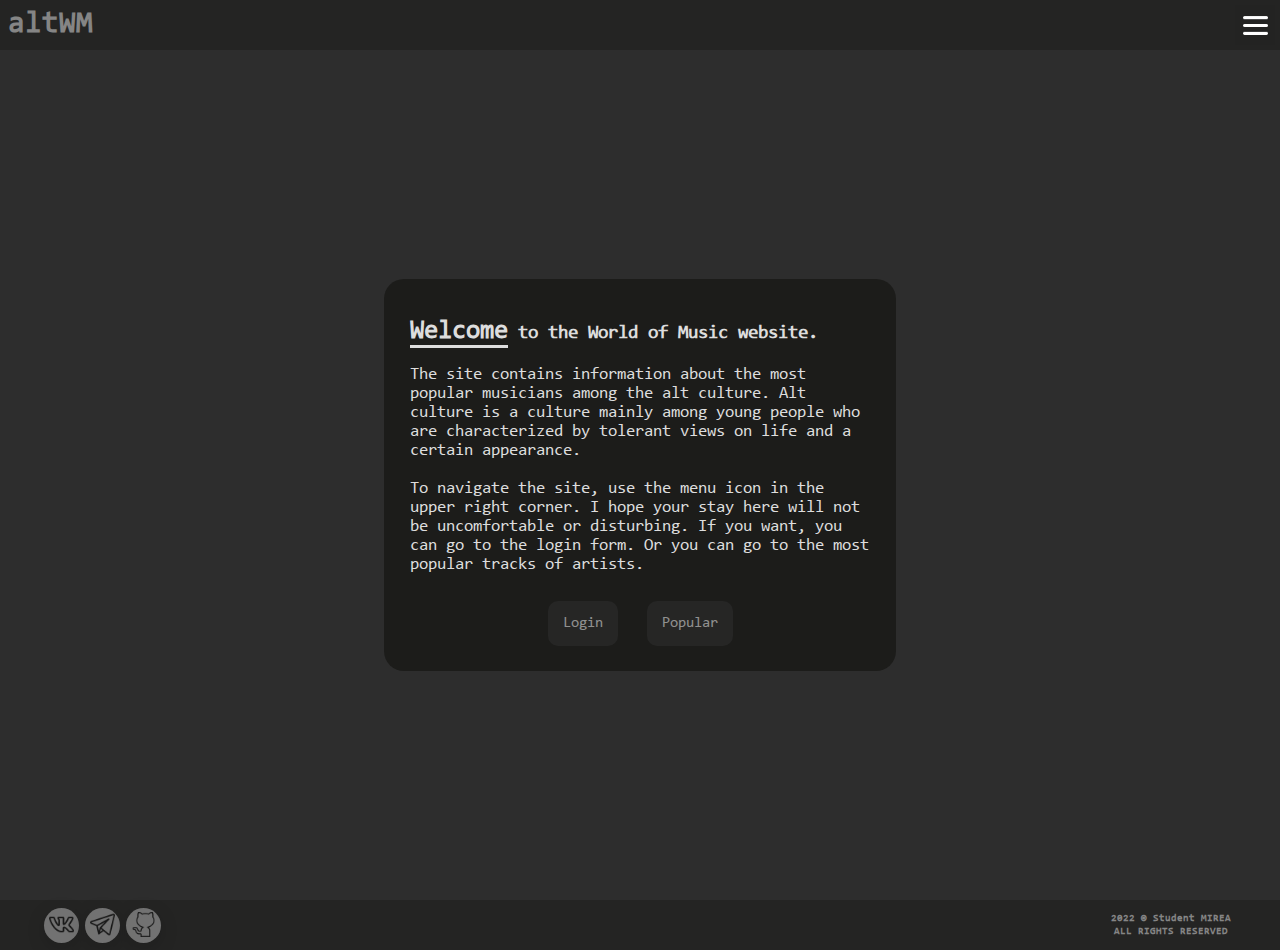
<file: index.html>
<!DOCTYPE html>
<html lang="en">
<head>
	<meta charset="UTF-8">
	<meta http-equiv="X-UA-Compatible" content="IE=edge">
	<meta name="viewport" content="width=device-width, initial-scale=1.0">
	<title>altWM</title>
	<link rel="icon" href="images/favicon.ico" type="image/x-icon">
	<link rel="stylesheet" type="text/css" href="stylesheets/base.css">
	<link rel="stylesheet" type="text/css" href="stylesheets/menu.css">
	<link rel="stylesheet" type="text/css" href="stylesheets/index.css">
	<script src="scripts/script.js"></script>
</head>
<body class="scrolling index">
	<header class="line">
		<div class="logo">
			<a href="index.html"><h2><span>alt</span>WM</h2></a>
		</div>
	</header>
	<div class="menuToggle" onclick="toggleMenu()"></div>
	<div class="navigation">
		<div class="navArea">
			<ul>
				<li><a href="html/news.html" onmouseenter="changeImage('images/home.jpg')">news</a></li>
				<li><a href="html/lana_del_rey.html" onmouseenter="changeImage('images/lana_del_rey/lana.jpg')">lana del rey</a></li>
				<li><a href="html/the_neighbourhood.html" onmouseenter="changeImage('images/neighbourhood/neighbourhood.jpg')">the neighbourhood</a></li>
				<li><a href="html/girl_in_red.html" onmouseenter="changeImage('images/girl_in_red/girl.jpg')">girl in red</a></li>
				<li><a href="html/arctic_monkeys.html" onmouseenter="changeImage('/images/arctic_monkeys/monkeys.jpg')">arctic monkeys</a></li>
				<li><a href="html/mitski.html" onmouseenter="changeImage('images/mitski/mitski.jpg')">mitski</a></li>
				<li><a href="html/aurora.html" onmouseenter="changeImage('images/aurora/aurora.jpg')">aurora</a></li>
			</ul>
		</div>
		<div class="imgArea">
			<img src="/images/home.jpg" id="slider">
		</div>
	</div>
	<div class="welcome">
		<div class="word">
			<h2>welcome</h2>
		</div>
		<div class="content">
			<div class="text">
				<h2><span>Welcome</span> to the World of Music website.</h2><br>
				<p>The site contains information about the most popular musicians among the alt culture. Alt culture
					is a culture mainly among young people who are characterized by tolerant views on life and a
					certain appearance.</p><br>
				<p>To navigate the site, use the menu icon in the upper right corner. I hope your stay here will not
					be uncomfortable or disturbing. If you want, you can go to the login form. Or you can go to the most popular tracks of artists.</p>
			</div>
			<div class="links">
				<a href="html/login.html">Login</a>
				<a href="html/demo.html">Popular</a>
			</div>
		</div>
	</div>
	<footer>
		<div class="socials">
			<div class="social">
				<a href="https://vk.com/klch_o"><img src="/images/vk.png"></a>
			</div>
			<div class="social">
				<a href="https://t.me/klch_o"><img src="/images/telegram.png"></a>
			</div>
			<div class="social">
				<a href="https://github.com/surfacewaves"><img src="/images/github.png"></a>
			</div>
		</div>
		<div class="space">

		</div>
		<div class="copyright">
			<h3>2022 © Student MIREA</h3>
			<h3>ALL RIGHTS RESERVED</h3>
		</div>
	</footer>
</body>
</html>
</file>
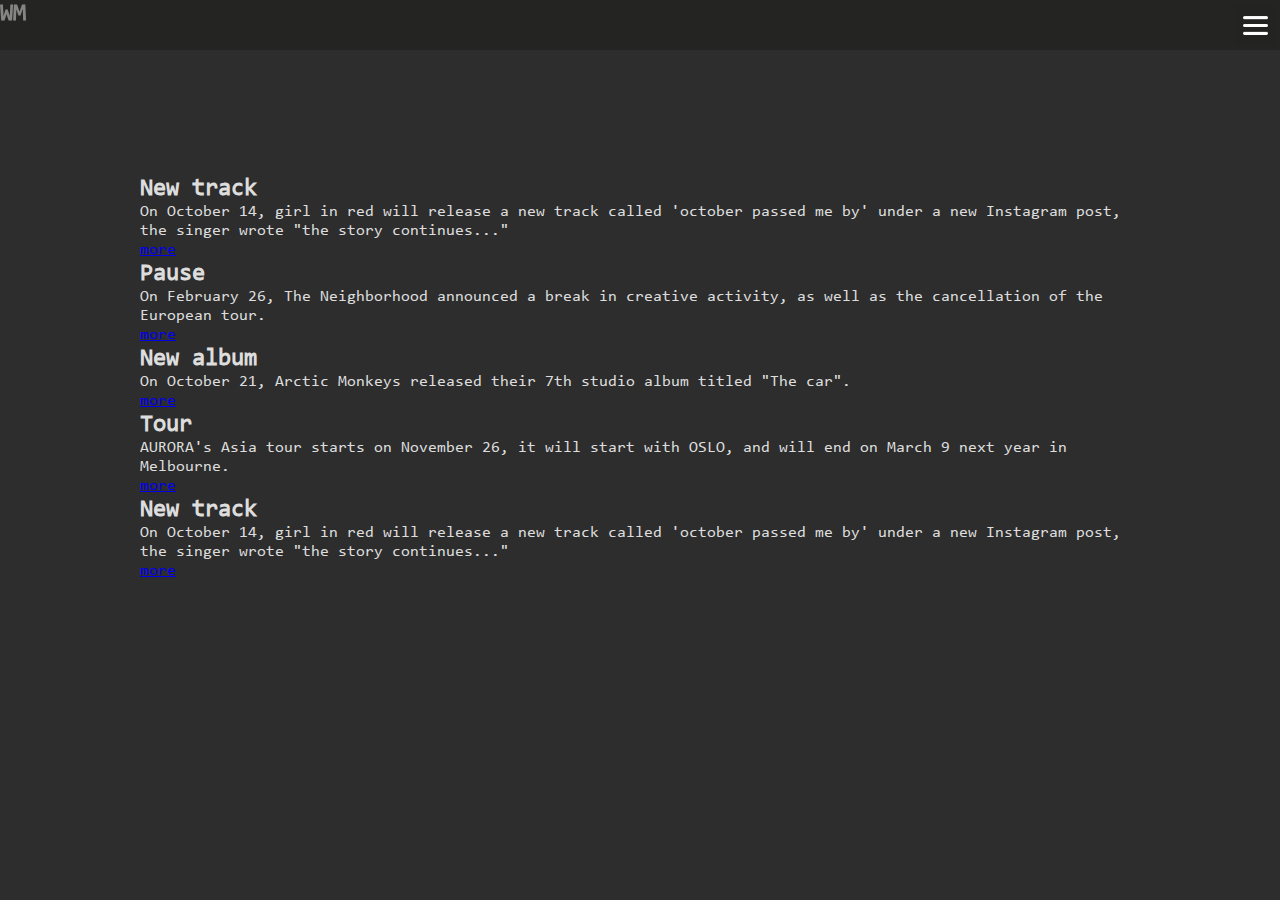
<file: home.html>
<!DOCTYPE html>
<html lang="en">
<head>
	<meta charset="UTF-8">
	<meta http-equiv="X-UA-Compatible" content="IE=edge">
	<meta name="viewport" content="width=device-width, initial-scale=1.0">
	<title>World of music</title>
	<link rel="stylesheet" type="text/css" href="stylesheets/base.css">
	<link rel="stylesheet" type="text/css" href="stylesheets/menu.css">
	<link rel="stylesheet" type="text/css" href="stylesheets/home.css">
	<script src="/scripts/script.js"></script>
</head>
<body>
	<header class="line">
		<h2>WM</h2>
	</header>
	<div class="menuToggle" onclick="toggleMenu()"></div>
	<div class="navigation">
		<div class="navArea">
			<ul>
				<li><a href="home.html" onmouseenter="changeImage('/images/home.jpg')">Home</a></li>
				<li><a href="html/lana_del_rey.html" onmouseenter="changeImage('/images/lana_del_rey/lana.jpg')">lana del rey</a></li>
				<li><a href="html/the_neighbourhood.html" onmouseenter="changeImage('/images/neighbourhood/neighbourhood.jpg')">the neighbourhood</a></li>
				<li><a href="#" onmouseenter="changeImage('/images/girl.jpg')">girl in red</a></li>
				<li><a href="#" onmouseenter="changeImage('/images/monkeys.jpg')">arctic monkeys</a></li>
				<li><a href="#" onmouseenter="changeImage('/images/mitski.jpg')">mitski</a></li>
				<li><a href="#" onmouseenter="changeImage('/images/aurora.jpg')">aurora</a></li>
			</ul>
		</div>
		<div class="imgArea">
			<img src="/images/home.jpg" id="slider">
		</div>
	</div>
	<div class="container">
		<div class="slider">
			<div class="page">
				<div class="slide slide1">
					<div class="caption">
						<h2>New track</h2>
						<p>On October 14, girl in red will release a new track called 'october passed me by'
							under a new Instagram post, the singer wrote "the story continues..."</p>
						<a href="#">more</a>
					</div>
				</div>
			</div>
			<div class="page">
				<div class="slide slide2">
					<div class="caption">
						<h2>Pause</h2>
						<p>On February 26, The Neighborhood announced a break in creative activity,
							as well as the cancellation of the European tour.</p>
						<a href="#">more</a>
					</div>
				</div>
			</div>
			<div class="page">
				<div class="slide slide3">
					<div class="caption">
						<h2>New album</h2>
						<p>On October 21, Arctic Monkeys released their 7th studio album titled "The car".</p>
						<a href="#">more</a>
					</div>
				</div>
			</div>
			<div class="page">
				<div class="slide slide4">
					<div class="caption">
						<h2>Tour</h2>
						<p>AURORA's Asia tour starts on November 26, it will start with OSLO, and will end on March 9 next year in Melbourne.</p>
						<a href="#">more</a>
					</div>
				</div>
			</div>
			<div class="page">
				<div class="slide slide1">
					<div class="caption">
						<h2>New track</h2>
						<p>On October 14, girl in red will release a new track called 'october passed me by'
							under a new Instagram post, the singer wrote "the story continues..."</p>
						<a href="#">more</a>
					</div>
				</div>
			</div>
		</div>
	</div>
</body>
</html>
</file>
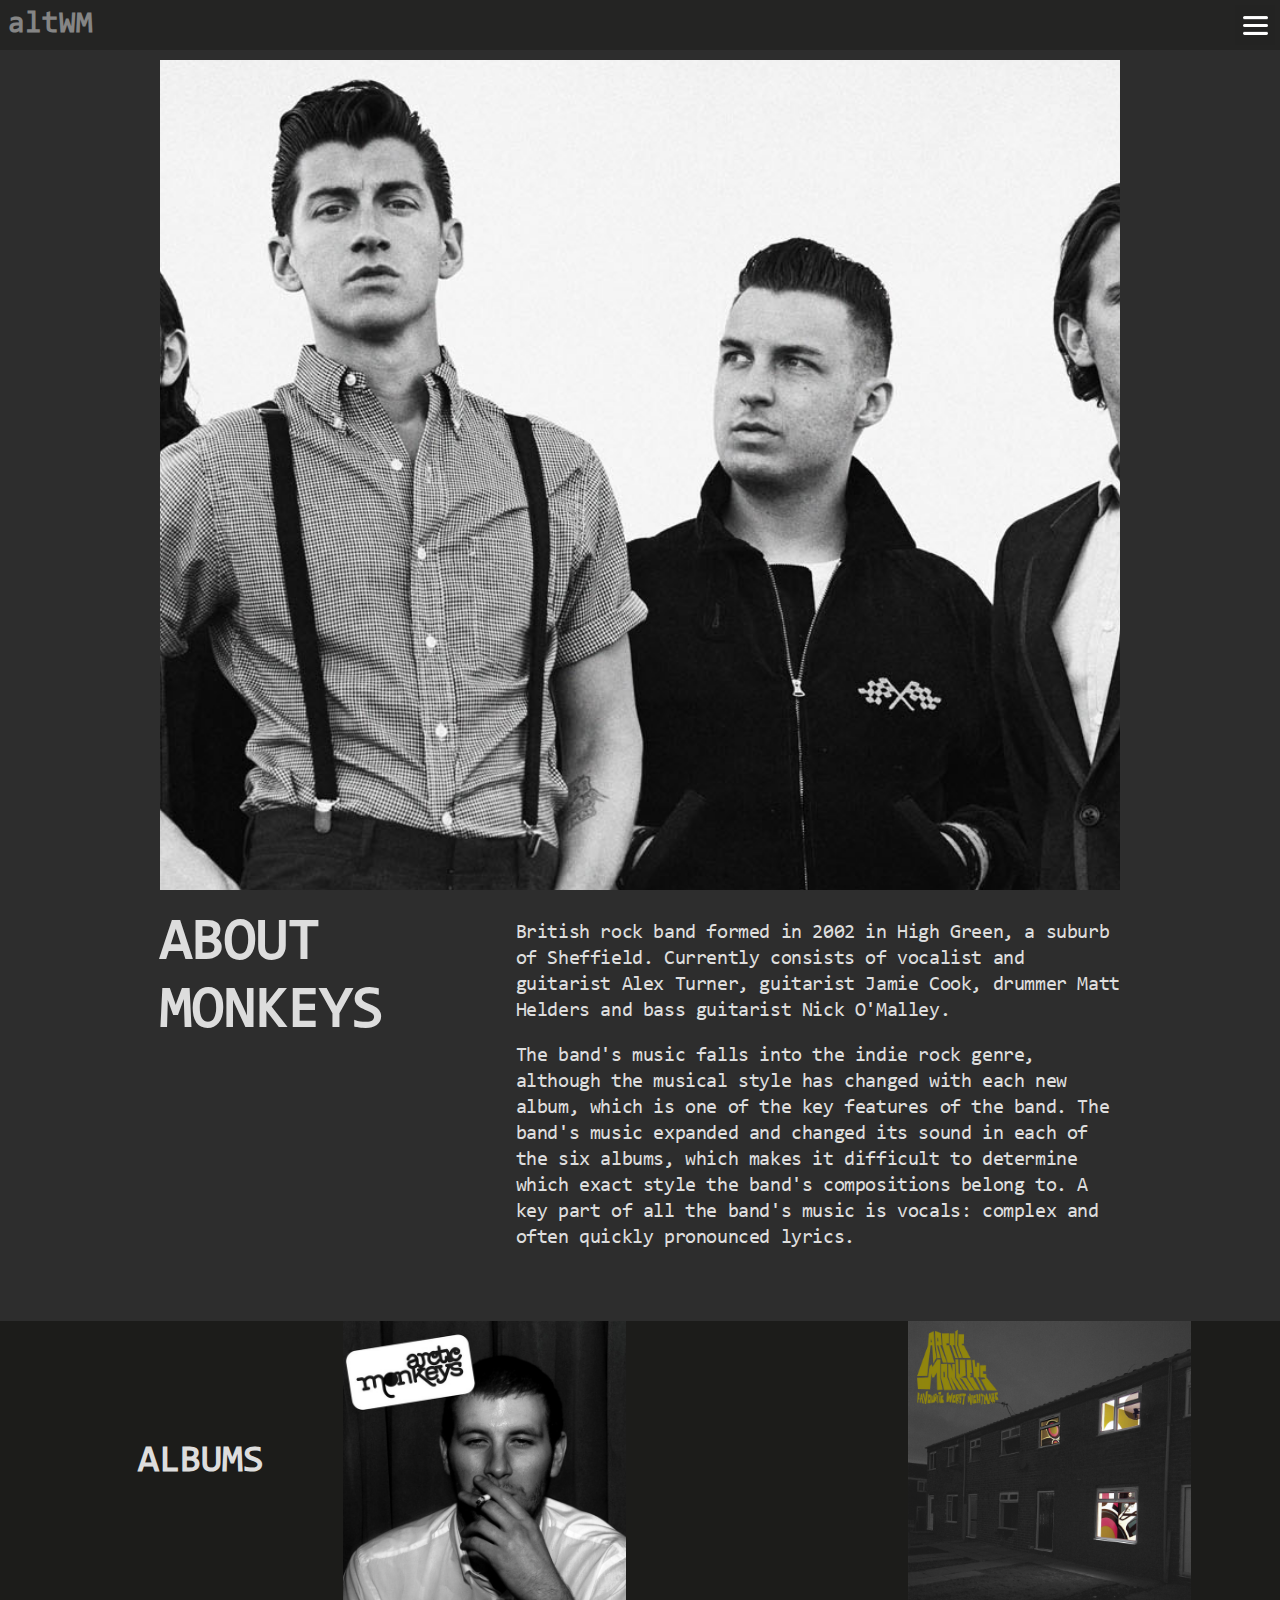
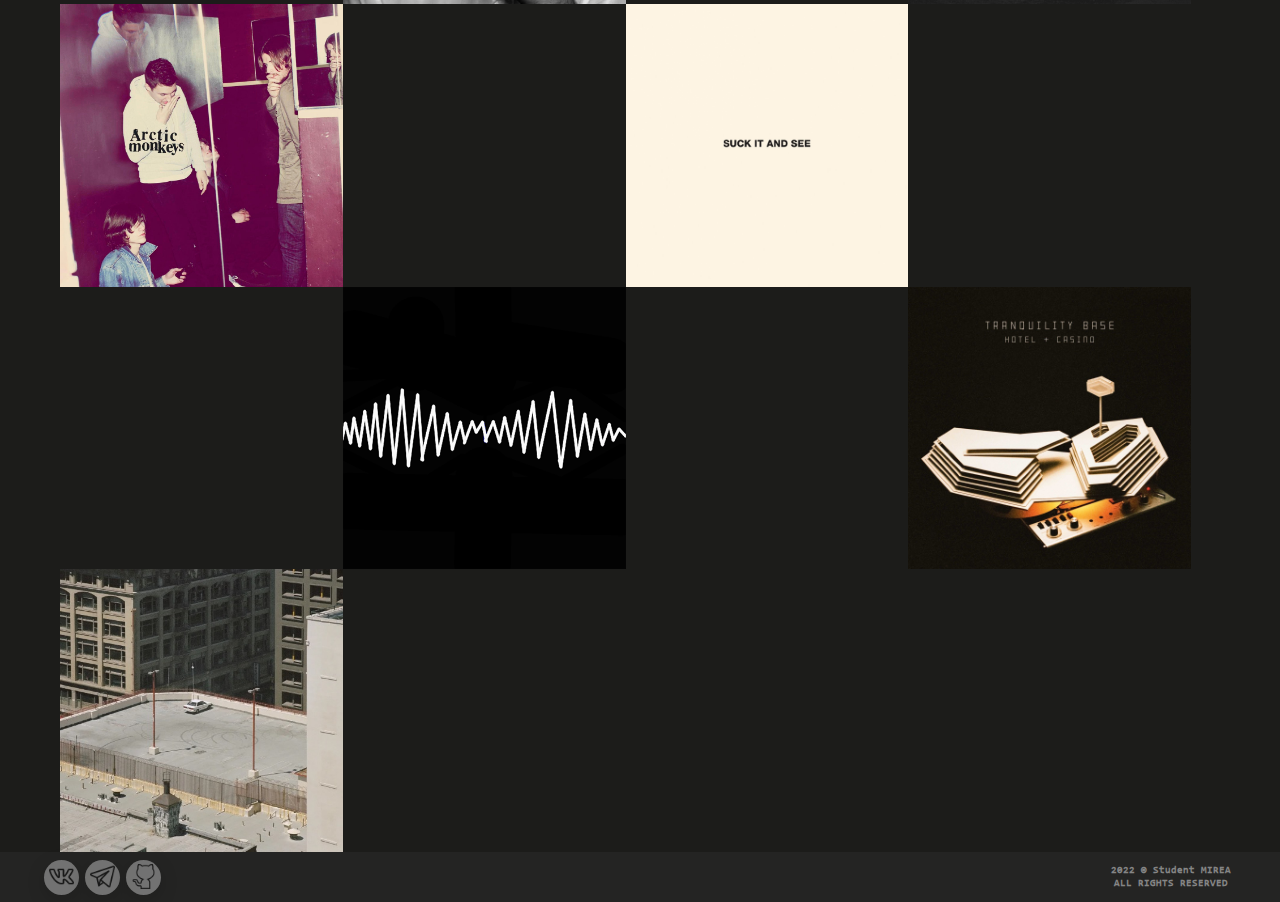
<file: html/arctic_monkeys.html>
<!DOCTYPE html>
<html lang="en">
<head>
  <meta charset="UTF-8">
  <meta http-equiv="X-UA-Compatible" content="IE=edge">
  <meta name="viewport" content="width=device-width, initial-scale=1.0">
  <title>arctic monkeys</title>
  <link rel="icon" href="../images/favicon.ico" type="image/x-icon">
  <link rel="stylesheet" type="text/css" href="../stylesheets/base.css">
  <link rel="stylesheet" type="text/css" href="../stylesheets/menu.css">
  <link rel="stylesheet" type="text/css" href="../stylesheets/artists.css">
  <link rel="stylesheet" type="text/css" href="../stylesheets/arctic_monkeys.css">
  <script src="/scripts/script.js"></script>
</head>
<body class="scrolling index">
  <header class="line">
  <div class="logo">
    <a href="../index.html"><h2><span>alt</span>WM</h2></a>
  </div>
</header>
  <div class="menuToggle" onclick="toggleMenu()">

  </div>
  <div class="navigation">
    <div class="navArea">
      <ul>
        <li><a href="news.html" onmouseenter="changeImage('/images/home.jpg')">news</a></li>
        <li><a href="lana_del_rey.html" onmouseenter="changeImage('/images/lana_del_rey/lana.jpg')">lana del rey</a></li>
        <li><a href="the_neighbourhood.html" onmouseenter="changeImage('/images/neighbourhood/neighbourhood.jpg')">the neighbourhood</a></li>
        <li><a href="girl_in_red.html" onmouseenter="changeImage('/images/girl_in_red/girl.jpg')">girl in red</a></li>
        <li><a href="arctic_monkeys.html" onmouseenter="changeImage('/images/arctic_monkeys/monkeys.jpg')">arctic monkeys</a></li>
        <li><a href="mitski.html" onmouseenter="changeImage('/images/mitski/mitski.jpg')">mitski</a></li>
        <li><a href="aurora.html" onmouseenter="changeImage('/images/aurora/aurora.jpg')">aurora</a></li>
      </ul>
    </div>
    <div class="imgArea">
      <img src="/images/home.jpg" id="slider">
    </div>
  </div>
  <section class="review">
    <div class="imgBox">
      <img src="/images/arctic_monkeys/arctic_monkeys_page.jpg">
    </div>
  </section>
  <section class="content">
    <div class="about">
      <div class="name">
        <h2>About Monkeys</h2>
      </div>
      <div class="information">
        <p>British rock band formed in 2002 in High Green, a suburb of Sheffield. Currently consists of vocalist and
          guitarist Alex Turner, guitarist Jamie Cook, drummer Matt Helders and bass guitarist Nick O'Malley.</p><br>
        <p>The band's music falls into the indie rock genre, although the musical style has changed with each new album,
          which is one of the key features of the band. The band's music expanded and changed its sound in each of the
          six albums, which makes it difficult to determine which exact style the band's compositions belong to. A key
          part of all the band's music is vocals: complex and often quickly pronounced lyrics.</p>
      </div>
    </div>
  </section>
  <div class="shadow">

  </div>
  <section class="mozaic">
      <div class="element">
        <h2>Albums</h2>
      </div>
      <div class="element">
        <div class="imgClick">
          <img src="/images/arctic_monkeys/whatever.jpg" class="button button1" onclick="toggleAlbum(1)">
        </div>
        <div class="window window1">
          <div class="albumInformation">
            <div class="imgAlbum">
              <img src="/images/arctic_monkeys/whatever.jpg">
            </div>
            <div class="text">
              <h2>Whatever People Say I Am, That's What I'm Not</h2>
              <h4>January 23, 2006</h4>
              <div class="link">
                <a href="https://music.apple.com/om/album/whatever-people-say-i-am-thats-what-im-not/111153953">
                  <img src="/images/music.png">
                </a>
                <h4>Link to Apple Music</h4>
              </div>
            </div>
            <div class="close" onclick="toggleAlbum(1)"></div>
          </div>
          <div class="trackList">
            <ul>
              <li>The View from the Afternoon</li>
              <li>I Bet You Look Good on the Dancefloor</li>
              <li>Fake Tales of San Francisco</li>
              <li>Dancing Shoes</li>
              <li>You Probably Couldn't See fo the Lights but You Were Staring Straight At Me</li>
              <li>Still Take You Home</li>
              <li>Riot Van</li>
              <li>Red Lights Indicates Doors Are Secured</li>
              <li>Mardy Boom</li>
              <li>Perhaps Vampires is a Bit Strong But...</li>
              <li>When the Sun Goes Down</li>
              <li>From the Ritz to the Rubble</li>
              <li>A Certain Romance</li>
            </ul>
          </div>
        </div>
      </div>
      <div class="element">
      </div>
      <div class="element">
        <div class="imgClick">
          <img src="/images/arctic_monkeys/favourite.jpg" class="button button2" onclick="toggleAlbum(2)">
        </div>
        <div class="window window2">
          <div class="albumInformation">
            <div class="imgAlbum">
              <img src="/images/arctic_monkeys/favourite.jpg">
            </div>
            <div class="text">
              <h2>Favourite Worst Nightmare</h2>
              <h4>April 20, 2007</h4>
              <div class="link">
                <a href="https://music.apple.com/om/album/favourite-worst-nightmare/251126923">
                  <img src="/images/music.png">
                </a>
                <h4>Link to Apple Music</h4>
              </div>
            </div>
            <div class="close" onclick="toggleAlbum(2)"></div>
          </div>
          <div class="trackList">
            <ul>
              <li>Brianstorm</li>
              <li>Teddy Picker</li>
              <li>D Is for Dangerous</li>
              <li>Balaclava</li>
              <li>Fluorescent Adolescent</li>
              <li>Only Ones Who Know</li>
              <li>Do Me a Favour</li>
              <li>This House Is a Circus</li>
              <li>If You Were There, Beware</li>
              <li>The Bad Thing</li>
              <li>Old Yellow Bricks</li>
              <li>505</li>
            </ul>
          </div>
        </div>
      </div>
      <div class="element">
        <div class="imgClick">
          <img src="/images/arctic_monkeys/humbug.jpg" class="button button3" onclick="toggleAlbum(3)">
        </div>
        <div class="window window3">
          <div class="albumInformation">
            <div class="imgAlbum">
              <img src="/images/arctic_monkeys/humbug.jpg">
            </div>
            <div class="text">
              <h2>Humbug</h2>
              <h4>August 19, 209</h4>
              <div class="link">
                <a href="https://music.apple.com/om/album/humbug-bonus-track-version/330283015">
                  <img src="/images/music.png">
                </a>
                <h4>Link to Apple Music</h4>
              </div>
            </div>
            <div class="close" onclick="toggleAlbum(3)"></div>
          </div>
          <div class="trackList">
            <ul>
              <li>My Propeller</li>
              <li>Crying Lighting</li>
              <li>Dangerous Animals</li>
              <li>Secret Door</li>
              <li>Potion Approaching</li>
              <li>Fire and the Thud</li>
              <li>Cornestone</li>
              <li>Dance Little Liar</li>
              <li>Pretty Visitors</li>
              <li>The Jeweller's Hands</li>
              <li>I Haven't Got My Strange</li>
            </ul>
          </div>
        </div>
      </div>
      <div class="element">
      </div>
      <div class="element">
        <div class="imgClick">
          <img src="/images/arctic_monkeys/suck.jpg" class="button button4" onclick="toggleAlbum(4)">
        </div>
        <div class="window window4">
          <div class="albumInformation">
            <div class="imgAlbum">
              <img src="/images/arctic_monkeys/suck.jpg">
            </div>
            <div class="text">
              <h2>Suck It and See</h2>
              <h4>June 1, 2011</h4>
              <div class="link">
                <a href="https://music.apple.com/om/album/suck-it-and-see/429803439">
                  <img src="/images/music.png">
                </a>
                <h4>Link to Apple Music</h4>
              </div>
            </div>
            <div class="close" onclick="toggleAlbum(4)"></div>
          </div>
          <div class="trackList">
            <ul>
              <li>She's Thunderstorms</li>
              <li>Black Treacle</li>
              <li>Brick My Brick</li>
              <li>The Hellcat Spangled Shalalala</li>
              <li>Don't Sit Down 'Cause I've Moved Your Chair</li>
              <li>Library Pictures</li>
              <li>All My Own Stunts</li>
              <li>Reckless Serenade</li>
              <li>Piledriver Waltz</li>
              <li>Love Is a Laserquest</li>
              <li>Suck It and See</li>
              <li>That's Where You're Wrong</li>
            </ul>
          </div>
        </div>
      </div>
      <div class="element">
      </div>
      <div class="element">
      </div>
      <div class="element">
        <div class="imgClick">
          <img src="/images/arctic_monkeys/am.png" class="button button5" onclick="toggleAlbum(5)">
        </div>
        <div class="window window5">
          <div class="albumInformation">
            <div class="imgAlbum">
              <img src="/images/arctic_monkeys/am.png">
            </div>
            <div class="text">
              <h2>AM</h2>
              <h4>September 9, 2013</h4>
              <div class="link">
                <a href="https://music.apple.com/om/album/am/663097964">
                  <img src="/images/music.png">
                </a>
                <h4>Link to Apple Music</h4>
              </div>
            </div>
            <div class="close" onclick="toggleAlbum(5)"></div>
          </div>
          <div class="trackList">
            <ul>
              <li>Do I Wanna Know?</li>
              <li>R U Mine?</li>
              <li>One for the Road</li>
              <li>Arabella</li>
              <li>I Want It All</li>
              <li>No. 1 Party Anthem</li>
              <li>Mad Sounds</li>
              <li>FireSide</li>
              <li>Why'd You Only Call Me When You're High?</li>
              <li>Snap Out of It</li>
              <li>Knee Socks</li>
              <li>I Wanna Be Yours</li>
            </ul>
          </div>
        </div>
      </div>
      <div class="element">
      </div>
      <div class="element">
        <div class="imgClick">
          <img src="/images/arctic_monkeys/tranquility.jpg" class="button button6" onclick="toggleAlbum(6)">
        </div>
        <div class="window window6">
          <div class="albumInformation">
            <div class="imgAlbum">
              <img src="/images/arctic_monkeys/tranquility.jpg">
            </div>
            <div class="text">
              <h2>Tranquility Base Hotel & Casino</h2>
              <h4>May 11, 2018</h4>
              <div class="link">
                <a href="https://music.apple.com/om/album/am/663097964">
                  <img src="/images/music.png">
                </a>
                <h4>Link to Apple Music</h4>
              </div>
            </div>
            <div class="close" onclick="toggleAlbum(6)"></div>
          </div>
          <div class="trackList">
            <ul>
              <li>Star Treatment</li>
              <li>One Point Perspective</li>
              <li>American Sports</li>
              <li>Tranquility Base Hotel & Casino</li>
              <li>Golden Trunks</li>
              <li>Four out of Five</li>
              <li>The World's First Even Monster Truck Front Flip</li>
              <li>Science Fiction</li>
              <li>She Looks Like Fun</li>
              <li>Batphone</li>
              <li>The Ultracheese</li>
            </ul>
          </div>
        </div>
      </div>
      <div class="element">
        <div class="imgClick">
          <img src="/images/arctic_monkeys/car.jpg" class="button button7" onclick="toggleAlbum(7)">
        </div>
        <div class="window window7">
          <div class="albumInformation">
            <div class="imgAlbum">
              <img src="/images/arctic_monkeys/car.jpg">
            </div>
            <div class="text">
              <h2>The Car</h2>
              <h4>October 21, 2022</h4>
              <div class="link">
                <a href="https://music.apple.com/om/album/the-car/1639369016">
                  <img src="/images/music.png">
                </a>
                <h4>Link to Apple Music</h4>
              </div>
            </div>
            <div class="close" onclick="toggleAlbum(7)"></div>
          </div>
          <div class="trackList">
            <ul>
              <li>There'd Better Be A Mirrorball</li>
              <li>I Ain't Quite Where I Think I Am</li>
              <li>Sculptures Of Anything Goes</li>
              <li>Jet Skis On The Moat</li>
              <li>Body Paint</li>
              <li>The Car</li>
              <li>Big Ideas</li>
              <li>Hello You</li>
              <li>Mr Schwartz</li>
              <li>Perfect Sense</li>
            </ul>
          </div>
        </div>
      </div>
      <br class='clear'>
  </section>
  <footer>
    <div class="socials">
      <div class="social">
        <a href="https://vk.com/klch_o"><img src="/images/vk.png"></a>
      </div>
      <div class="social">
        <a href="https://t.me/klch_o"><img src="/images/telegram.png"></a>
      </div>
      <div class="social">
        <a href="https://github.com/surfacewaves"><img src="/images/github.png"></a>
      </div>
    </div>
    <div class="space">

    </div>
    <div class="copyright">
      <h3>2022 © Student MIREA</h3>
      <h3>ALL RIGHTS RESERVED</h3>
    </div>
  </footer>
</body>
</html>
</file>
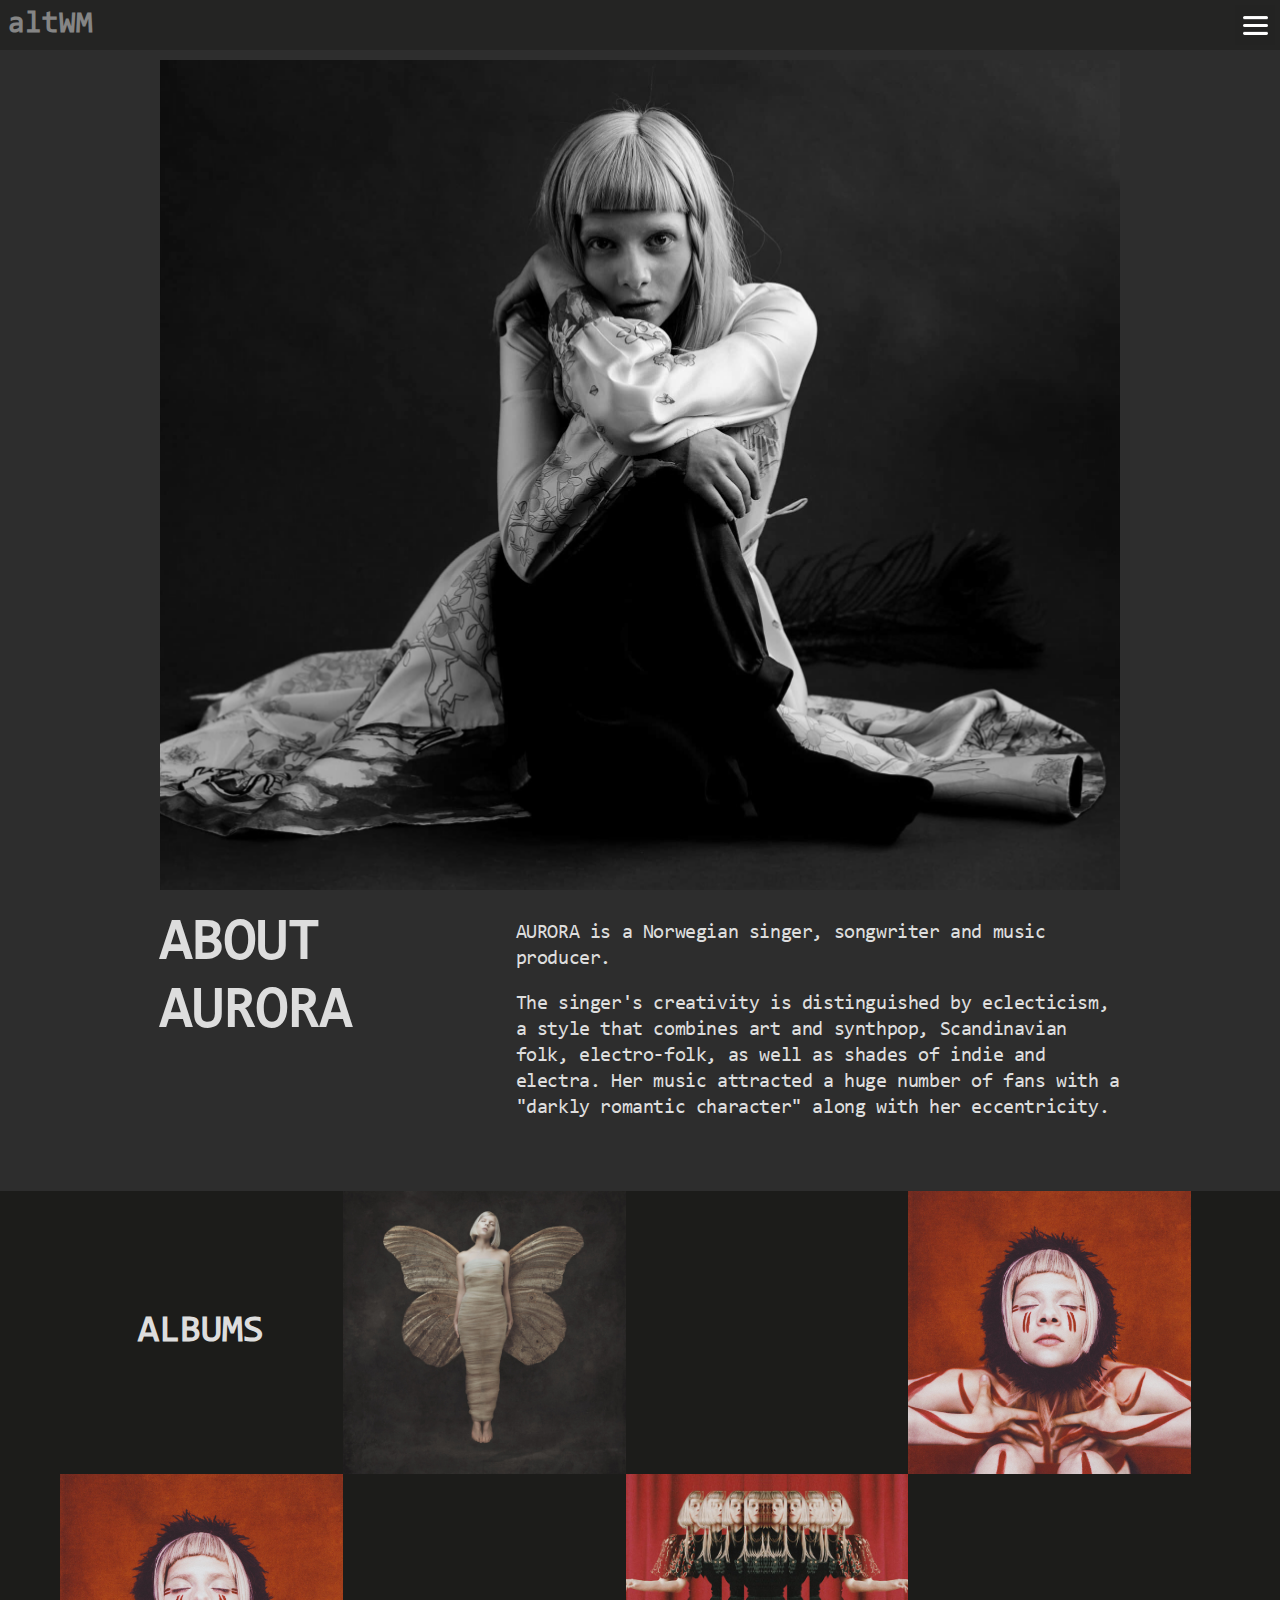
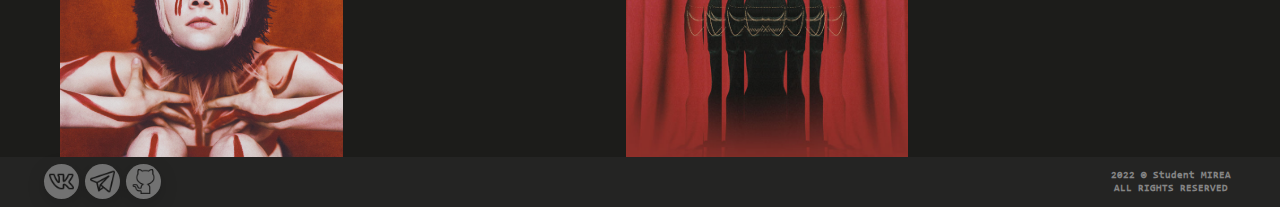
<file: html/aurora.html>
<!DOCTYPE html>
<html lang="en">
<head>
    <meta charset="UTF-8">
    <meta http-equiv="X-UA-Compatible" content="IE=edge">
    <meta name="viewport" content="width=device-width, initial-scale=1.0">
    <title>aurora</title>
    <link rel="icon" href="../images/favicon.ico" type="image/x-icon">
    <link rel="stylesheet" type="text/css" href="../stylesheets/base.css">
    <link rel="stylesheet" type="text/css" href="../stylesheets/menu.css">
    <link rel="stylesheet" type="text/css" href="../stylesheets/artists.css">
    <link rel="stylesheet" type="text/css" href="../stylesheets/aurora.css">
    <script src="/scripts/script.js"></script>
</head>
<body class="scrolling index">
    <header class="line">
    <div class="logo">
        <a href="../index.html"><h2><span>alt</span>WM</h2></a>
    </div>
</header>
    <div class="menuToggle" onclick="toggleMenu()">

    </div>
    <div class="navigation">
        <div class="navArea">
            <ul>
                <li><a href="news.html" onmouseenter="changeImage('/images/home.jpg')">news</a></li>
                <li><a href="lana_del_rey.html" onmouseenter="changeImage('/images/lana_del_rey/lana.jpg')">lana del rey</a></li>
                <li><a href="the_neighbourhood.html" onmouseenter="changeImage('/images/neighbourhood/neighbourhood.jpg')">the neighbourhood</a></li>
                <li><a href="girl_in_red.html" onmouseenter="changeImage('/images/girl_in_red/girl.jpg')">girl in red</a></li>
                <li><a href="arctic_monkeys.html" onmouseenter="changeImage('/images/arctic_monkeys/monkeys.jpg')">arctic monkeys</a></li>
                <li><a href="mitski.html" onmouseenter="changeImage('/images/mitski/mitski.jpg')">mitski</a></li>
                <li><a href="aurora.html" onmouseenter="changeImage('/images/aurora/aurora.jpg')">aurora</a></li>
            </ul>
        </div>
        <div class="imgArea">
            <img src="/images/home.jpg" id="slider">
        </div>
    </div>
    <section class="review">
        <div class="imgBox">
            <img src="/images/aurora/aurora_page.jpg">
        </div>
    </section>
    <section class="content">
        <div class="about">
            <div class="name">
                <h2>About aurora</h2>
            </div>
            <div class="information">
                <p>AURORA is a Norwegian singer, songwriter and music producer.</p><br>
                <p>The singer's creativity is distinguished by eclecticism, a style that combines art and synthpop,
                    Scandinavian folk, electro-folk, as well as shades of indie and electra. Her music attracted a huge
                    number of fans with a "darkly romantic character" along with her eccentricity.</p>
            </div>
        </div>
    </section>
    <div class="shadow">

    </div>
    <section class="mozaic">
        <div class="element">
            <h2>Albums</h2>
        </div>
        <div class="element">
            <div class="imgClick">
                <img src="/images/aurora/demons.jpg" class="button button1" onclick="toggleAlbum(1)">
            </div>
            <div class="window window1">
                <div class="albumInformation">
                    <div class="imgAlbum">
                        <img src="/images/aurora/demons.jpg">
                    </div>
                    <div class="text">
                        <h2>All My Demons Greeting Me As a Friend </h2>
                        <h4>March 11, 2016</h4>
                        <div class="link">
                            <a href="https://music.apple.com/om/album/all-my-demons-greeting-me-as-a-friend-deluxe/1440827047">
                                <img src="/images/music.png">
                            </a>
                            <h4>Link to Apple Music</h4>
                        </div>
                    </div>
                    <div class="close" onclick="toggleAlbum(1)"></div>
                </div>
                <div class="trackList">
                    <ul>
                        <li>Runaway</li>
                        <li>Conqueror</li>
                        <li>Running With the Wolves</li>
                        <li>Lucky</li>
                        <li>Winder Bird</li>
                        <li>I Went Too Far</li>
                        <li>Through the Eyes of a Child</li>
                        <li>Warrior</li>
                        <li>Murder Song (5, 4, 3, 2, 1)</li>
                        <li>Home</li>
                        <li>Under the Water</li>
                        <li>Black Water Lilies</li>
                        <li>Half the World Away</li>
                        <li>Murder Song (5, 4, 3, 2, 1) [Acoustic]</li>
                        <li>Nature Boy [Acoustic]</li>
                        <li>Wisdom Cries</li>
                    </ul>
                </div>
            </div>
        </div>
        <div class="element">
        </div>
        <div class="element">
            <div class="imgClick">
                <img src="/images/aurora/infection.jpg" class="button button2" onclick="toggleAlbum(2)">
            </div>
            <div class="window window2">
                <div class="albumInformation">
                    <div class="imgAlbum">
                        <img src="/images/aurora/infection.jpg">
                    </div>
                    <div class="text">
                        <h2>Infections of a Different Kind (Step 1)</h2>
                        <h4>September 28, 2018</h4>
                        <div class="link">
                            <a href="https://music.apple.com/om/album/infections-of-a-different-kind-step-1/1436242426">
                                <img src="/images/music.png">
                            </a>
                            <h4>Link to Apple Music</h4>
                        </div>
                    </div>
                    <div class="close" onclick="toggleAlbum(2)"></div>
                </div>
                <div class="trackList">
                    <ul>
                        <li>Queendom</li>
                        <li>Forgotten Love</li>
                        <li>Gentle Earthquakes</li>
                        <li>All Is Soft Inside</li>
                        <li>It Happened Quiet</li>
                        <li>Churchyard</li>
                        <li>Soft Universe</li>
                        <li>Infections of a Different Kind</li>
                    </ul>
                </div>
            </div>
        </div>
        <div class="element">
            <div class="imgClick">
                <img src="/images/aurora/infection.jpg" class="button button3" onclick="toggleAlbum(3)">
            </div>
            <div class="window window3">
                <div class="albumInformation">
                    <div class="imgAlbum">
                        <img src="/images/aurora/infection.jpg">
                    </div>
                    <div class="text">
                        <h2>Infections of a Different Kind (Step 2)</h2>
                        <h4>June 7, 2019</h4>
                        <div class="link">
                            <a href="https://music.apple.com/om/album/a-different-kind-of-human-step-2/1457181981">
                                <img src="/images/music.png">
                            </a>
                            <h4>Link to Apple Music</h4>
                        </div>
                    </div>
                    <div class="close" onclick="toggleAlbum(3)"></div>
                </div>
                <div class="trackList">
                    <ul>
                        <li>The River</li>
                        <li>Animal</li>
                        <li>Dance on the Moon</li>
                        <li>Daydreamer</li>
                        <li>Hunger</li>
                        <li>Soulless Creatures</li>
                        <li>In Bottles</li>
                        <li>A Different Kind of Human</li>
                        <li>Apple Tree</li>
                        <li>The Seed</li>
                        <li>Mothership</li>
                    </ul>
                </div>
            </div>
        </div>
        <div class="element">
        </div>
        <div class="element">
            <div class="imgClick">
                <img src="/images/aurora/gods.jpg" class="button button4" onclick="toggleAlbum(4)">
            </div>
            <div class="window window4">
                <div class="albumInformation">
                    <div class="imgAlbum">
                        <img src="/images/aurora/gods.jpg">
                    </div>
                    <div class="text">
                        <h2>The Gods We Can Touch</h2>
                        <h4>January 21, 2022</h4>
                        <div class="link">
                            <a href="https://music.apple.com/om/album/the-gods-we-can-touch/1588084425">
                                <img src="/images/music.png">
                            </a>
                            <h4>Link to Apple Music</h4>
                        </div>
                    </div>
                    <div class="close" onclick="toggleAlbum(4)"></div>
                </div>
                <div class="trackList">
                    <ul>
                        <li>The Forbidden Fruits Of Eden</li>
                        <li>Everything Matters (feat. Pomme)</li>
                        <li>Giving In To the Love</li>
                        <li>Cure For Me</li>
                        <li>You Keep Me Crawling</li>
                        <li>Exist for Love</li>
                        <li>Heathens</li>
                        <li>Exhale Inhale</li>
                        <li>A Temporary High</li>
                        <li>A Dangerous Thing</li>
                        <li>Artemis</li>
                        <li>Blood in the Wine</li>
                        <li>This could Be A Dream</li>
                        <li>A Little Place Called the Moon</li>
                    </ul>
                </div>
            </div>
    </div>
        <br class="clear">
    </section>
    <footer>
        <div class="socials">
            <div class="social">
                <a href="https://vk.com/klch_o"><img src="/images/vk.png"></a>
            </div>
            <div class="social">
                <a href="https://t.me/klch_o"><img src="/images/telegram.png"></a>
            </div>
            <div class="social">
                <a href="https://github.com/surfacewaves"><img src="/images/github.png"></a>
            </div>
        </div>
        <div class="space">

        </div>
        <div class="copyright">
            <h3>2022 © Student MIREA</h3>
            <h3>ALL RIGHTS RESERVED</h3>
        </div>
    </footer>
</body>
</html>
</file>
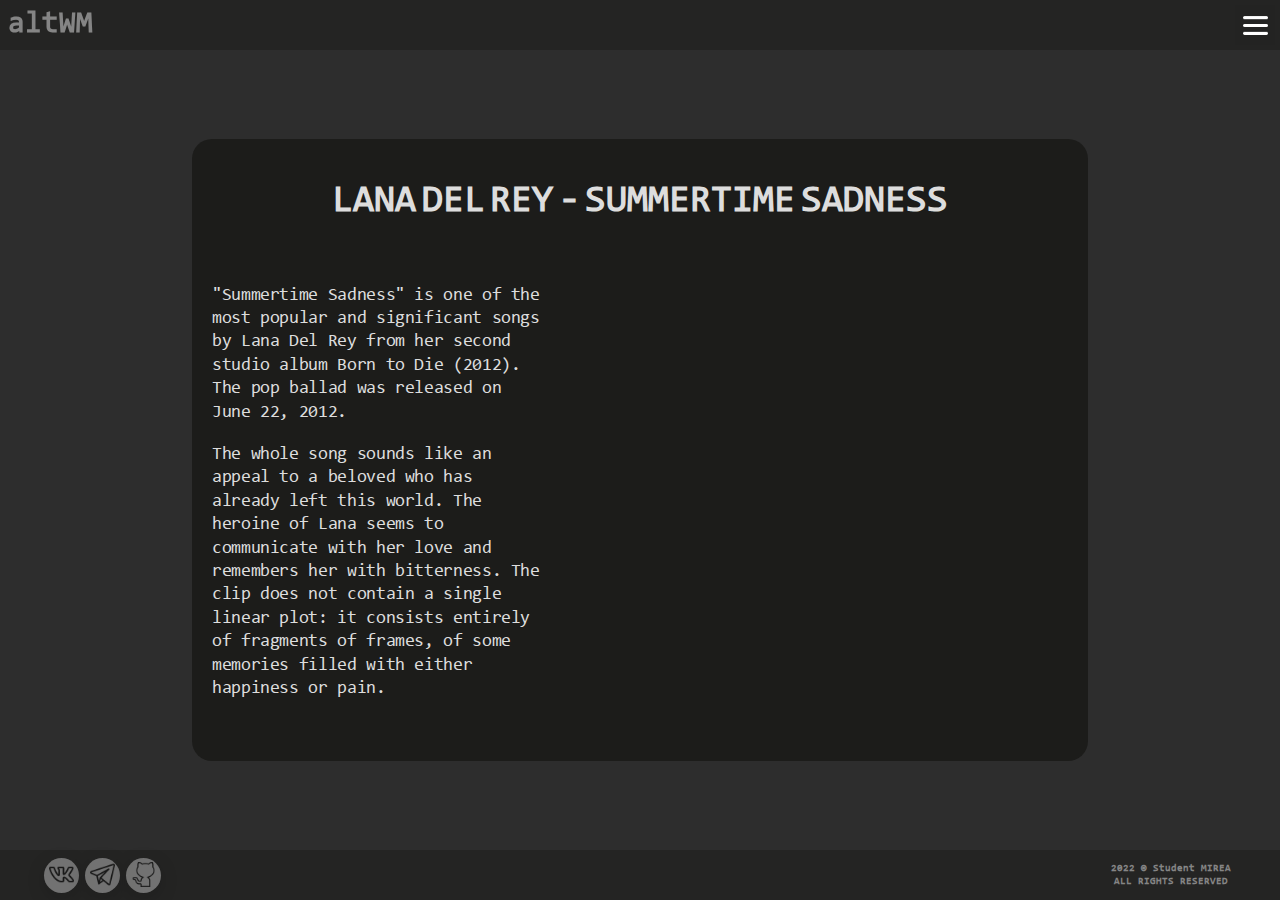
<file: html/demo.html>
<!DOCTYPE html>
<html lang="en">
<head>
    <meta charset="UTF-8">
    <meta http-equiv="X-UA-Compatible" content="IE=edge">
    <meta name="viewport" content="width=device-width, initial-scale=1.0">
    <title>popular</title>
    <link rel="icon" href="../images/favicon.ico" type="image/x-icon">
    <link rel="stylesheet" type="text/css" href="../stylesheets/base.css">
    <link rel="stylesheet" type="text/css" href="../stylesheets/menu.css">
    <link rel="stylesheet" type="text/css" href="../stylesheets/demo.css">
    <script src="/scripts/script.js"></script>
</head>
<body class="scrolling index">
<header class="line">
    <div class="logo">
        <a href="../index.html"><h2><span>alt</span>WM</h2></a>
    </div>
</header>
<div class="menuToggle" onclick="toggleMenu()">
</div>
<div class="navigation">
    <div class="navArea">
        <ul>
            <li><a href="news.html" onmouseenter="changeImage('/images/home.jpg')">news</a></li>
            <li><a href="lana_del_rey.html" onmouseenter="changeImage('/images/lana_del_rey/lana.jpg')">lana del rey</a></li>
            <li><a href="the_neighbourhood.html" onmouseenter="changeImage('/images/neighbourhood/neighbourhood.jpg')">the neighbourhood</a></li>
            <li><a href="girl_in_red.html" onmouseenter="changeImage('/images/girl_in_red/girl.jpg')">girl in red</a></li>
            <li><a href="arctic_monkeys.html" onmouseenter="changeImage('/images/arctic_monkeys/monkeys.jpg')">arctic monkeys</a></li>
            <li><a href="mitski.html" onmouseenter="changeImage('/images/mitski/mitski.jpg')">mitski</a></li>
            <li><a href="aurora.html" onmouseenter="changeImage('/images/aurora/aurora.jpg')">aurora</a></li>
        </ul>
    </div>
    <div class="imgArea">
        <img src="/images/home.jpg" id="slider">
    </div>
</div>
<section>
    <div class="container">
        <h2 class="name">lana del rey - summertime sadness</h2>
        <div class="content">
            <div class="text">
                <p>"Summertime Sadness" is one of the most popular and significant songs by Lana Del Rey from her
                    second studio album Born to Die (2012). The pop ballad was released on June 22, 2012.</p><br>
                <p>The whole song sounds like an appeal to a beloved who has already left this world. The heroine
                    of Lana seems to communicate with her love and remembers her with bitterness. The clip does not
                    contain a single linear plot: it consists entirely of fragments of frames, of some memories filled
                    with either happiness or pain.</p>
            </div>
            <div class="video">
                <iframe width="500" height="300" src="https://www.youtube.com/embed/TdrL3QxjyVw"
                        title="Lana Del Rey - Summertime Sadness (Official Music Video)" frameborder="0"
                        allow="accelerometer; autoplay; clipboard-write; encrypted-media; gyroscope; picture-in-picture"
                        allowfullscreen></iframe>
            </div>
        </div>
    </div>
</section>
<footer>
    <div class="socials">
        <div class="social">
            <a href="https://vk.com/klch_o"><img src="/images/vk.png"></a>
        </div>
        <div class="social">
            <a href="https://t.me/klch_o"><img src="/images/telegram.png"></a>
        </div>
        <div class="social">
            <a href="https://github.com/surfacewaves"><img src="/images/github.png"></a>
        </div>
    </div>
    <div class="space">

    </div>
    <div class="copyright">
        <h3>2022 © Student MIREA</h3>
        <h3>ALL RIGHTS RESERVED</h3>
    </div>
</footer>
</body>
</html>
</file>
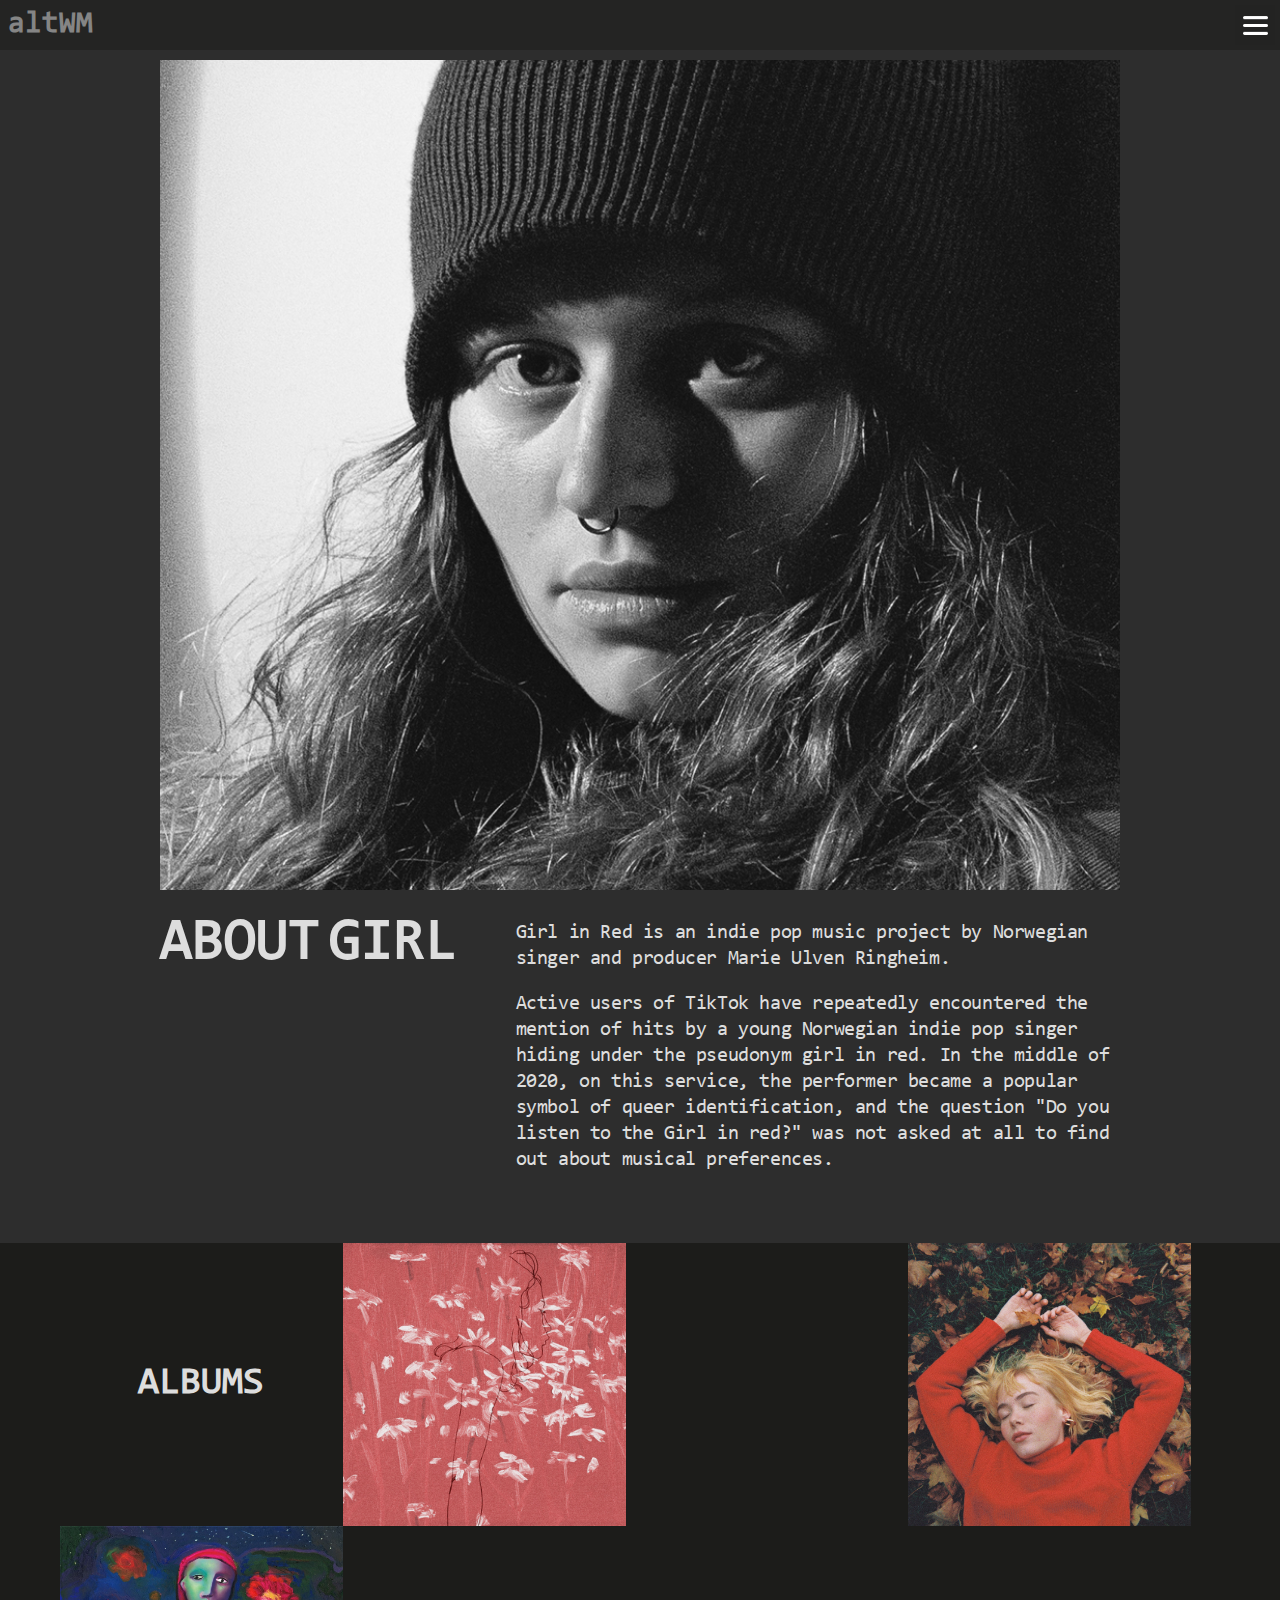
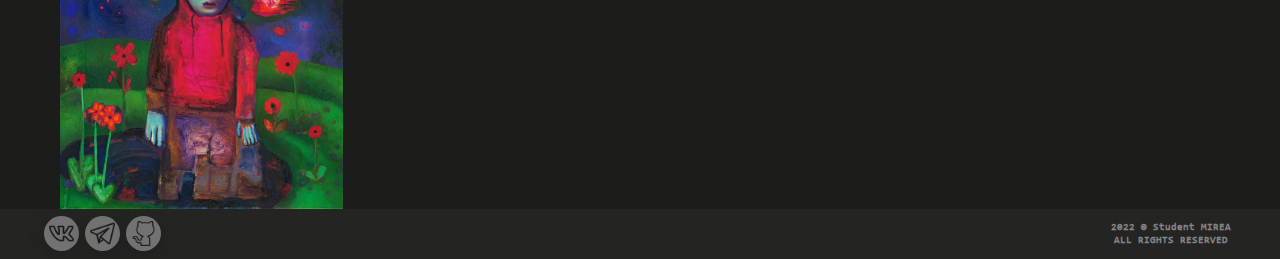
<file: html/girl_in_red.html>
<!DOCTYPE html>
<html lang="en">
<head>
  <meta charset="UTF-8">
  <meta http-equiv="X-UA-Compatible" content="IE=edge">
  <meta name="viewport" content="width=device-width, initial-scale=1.0">
  <title>girl in red</title>
  <link rel="icon" href="../images/favicon.ico" type="image/x-icon">
  <link rel="stylesheet" type="text/css" href="../stylesheets/base.css">
  <link rel="stylesheet" type="text/css" href="../stylesheets/menu.css">
  <link rel="stylesheet" type="text/css" href="../stylesheets/artists.css">
  <link rel="stylesheet" type="text/css" href="../stylesheets/girl_in_red.css">
  <script src="/scripts/script.js"></script>
</head>
<body class="scrolling index">
  <header class="line">
  <div class="logo">
    <a href="../index.html"><h2><span>alt</span>WM</h2></a>
  </div>
</header>
    <div class="menuToggle" onclick="toggleMenu()">

  </div>
    <div class="navigation">
    <div class="navArea">
      <ul>
        <li><a href="news.html" onmouseenter="changeImage('/images/home.jpg')">news</a></li>
        <li><a href="lana_del_rey.html" onmouseenter="changeImage('/images/lana_del_rey/lana.jpg')">lana del rey</a></li>
        <li><a href="the_neighbourhood.html" onmouseenter="changeImage('/images/neighbourhood/neighbourhood.jpg')">the neighbourhood</a></li>
        <li><a href="girl_in_red.html" onmouseenter="changeImage('/images/girl_in_red/girl.jpg')">girl in red</a></li>
        <li><a href="arctic_monkeys.html" onmouseenter="changeImage('/images/arctic_monkeys/monkeys.jpg')">arctic monkeys</a></li>
        <li><a href="mitski.html" onmouseenter="changeImage('/images/mitski/mitski.jpg')">mitski</a></li>
        <li><a href="aurora.html" onmouseenter="changeImage('/images/aurora/aurora.jpg')">aurora</a></li>
      </ul>
    </div>
    <div class="imgArea">
      <img src="/images/home.jpg" id="slider">
    </div>
  </div>
    <section class="review">
    <div class="imgBox">
      <img src="/images/girl_in_red/girl_in_red_page.jpg">
    </div>
  </section>
    <section class="content">
    <div class="about">
      <div class="name">
        <h2>About Girl</h2>
      </div>
      <div class="information">
        <p>Girl in Red is an indie pop music project by Norwegian singer and producer Marie Ulven Ringheim.</p><br>
        <p>Active users of TikTok have repeatedly encountered the mention of hits by a young Norwegian indie pop singer
          hiding under the pseudonym girl in red. In the middle of 2020, on this service, the performer became a popular
          symbol of queer identification, and the question "Do you listen to the Girl in red?" was not asked at all to
          find out about musical preferences.</p>
      </div>
    </div>
  </section>
    <div class="shadow">

  </div>
    <section class="mozaic">
      <div class="element">
        <h2>Albums</h2>
      </div>
      <div class="element">
        <div class="imgClick">
          <img src="/images/girl_in_red/chapter.jpg" class="button button1" onclick="toggleAlbum(1)">
        </div>
        <div class="window window1">
          <div class="albumInformation">
            <div class="imgAlbum">
              <img src="/images/girl_in_red/chapter.jpg">
            </div>
            <div class="text">
              <h2>Chapter 1</h2>
              <h4>September 14, 2018</h4>
              <div class="link">
                <a href="https://music.apple.com/om/album/chapter-1-ep/1446460590">
                  <img src="/images/music.png">
                </a>
                <h4>Link to Apple Music</h4>
              </div>
            </div>
            <div class="close" onclick="toggleAlbum(1)"></div>
          </div>
          <div class="trackList">
            <ul>
              <li>i wanna be your girlfriend</li>
              <li>say anything</li>
              <li>summer depression</li>
              <li>4am</li>
              <li>girls</li>
            </ul>
          </div>
        </div>
      </div>
      <div class="element">
      </div>
      <div class="element">
        <div class="imgClick">
          <img src="/images/girl_in_red/october.png" class="button button2" onclick="toggleAlbum(2)">
        </div>
        <div class="window window2">
          <div class="albumInformation">
            <div class="imgAlbum">
              <img src="/images/girl_in_red/october.png">
            </div>
            <div class="text">
              <h2>we fell in love in october</h2>
              <h4>November 21, 2018</h4>
              <div class="link">
                <a href="https://music.apple.com/om/album/we-fell-in-love-in-october-forget-her-single/1441416633">
                  <img src="/images/music.png">
                </a>
                <h4>Link to Apple Music</h4>
              </div>
            </div>
            <div class="close" onclick="toggleAlbum(2)"></div>
          </div>
          <div class="trackList">
            <ul>
              <li>We Fell in Love in October</li>
              <li>Forget Her</li>
            </ul>
          </div>
        </div>
      </div>
      <div class="element">
        <div class="imgClick">
          <img src="/images/girl_in_red/quiet.jpg" class="button button3" onclick="toggleAlbum(3)">
        </div>
        <div class="window window3">
          <div class="albumInformation">
            <div class="imgAlbum">
              <img src="/images/girl_in_red/quiet.jpg">
            </div>
            <div class="text">
              <h2>if i could make it go quiet</h2>
              <h4>April 30, 2021</h4>
              <div class="link">
                <a href="https://music.apple.com/om/album/if-i-could-make-it-go-quiet-apple-music-edition/1563888210">
                  <img src="/images/music.png">
                </a>
                <h4>Link to Apple Music</h4>
              </div>
            </div>
            <div class="close" onclick="toggleAlbum(3)"></div>
          </div>
          <div class="trackList">
            <ul>
              <li>Serotonin</li>
              <li>Did You Come?</li>
              <li>Body And Mind</li>
              <li>hornylovesickmess</li>
              <li>midnight love</li>
              <li>You Stupid Bitch</li>
              <li>Rue</li>
              <li>Apartment 402</li>
              <li>I'll Call You Mine</li>
              <li>it would be feel like this</li>
            </ul>
          </div>
        </div>
    </div>
      <br class='clear'>
  </section>
  <footer>
    <div class="socials">
      <div class="social">
        <a href="https://vk.com/klch_o"><img src="/images/vk.png"></a>
      </div>
      <div class="social">
        <a href="https://t.me/klch_o"><img src="/images/telegram.png"></a>
      </div>
      <div class="social">
        <a href="https://github.com/surfacewaves"><img src="/images/github.png"></a>
      </div>
    </div>
    <div class="space">

    </div>
    <div class="copyright">
      <h3>2022 © Student MIREA</h3>
      <h3>ALL RIGHTS RESERVED</h3>
    </div>
  </footer>
</body>
</html>
</file>
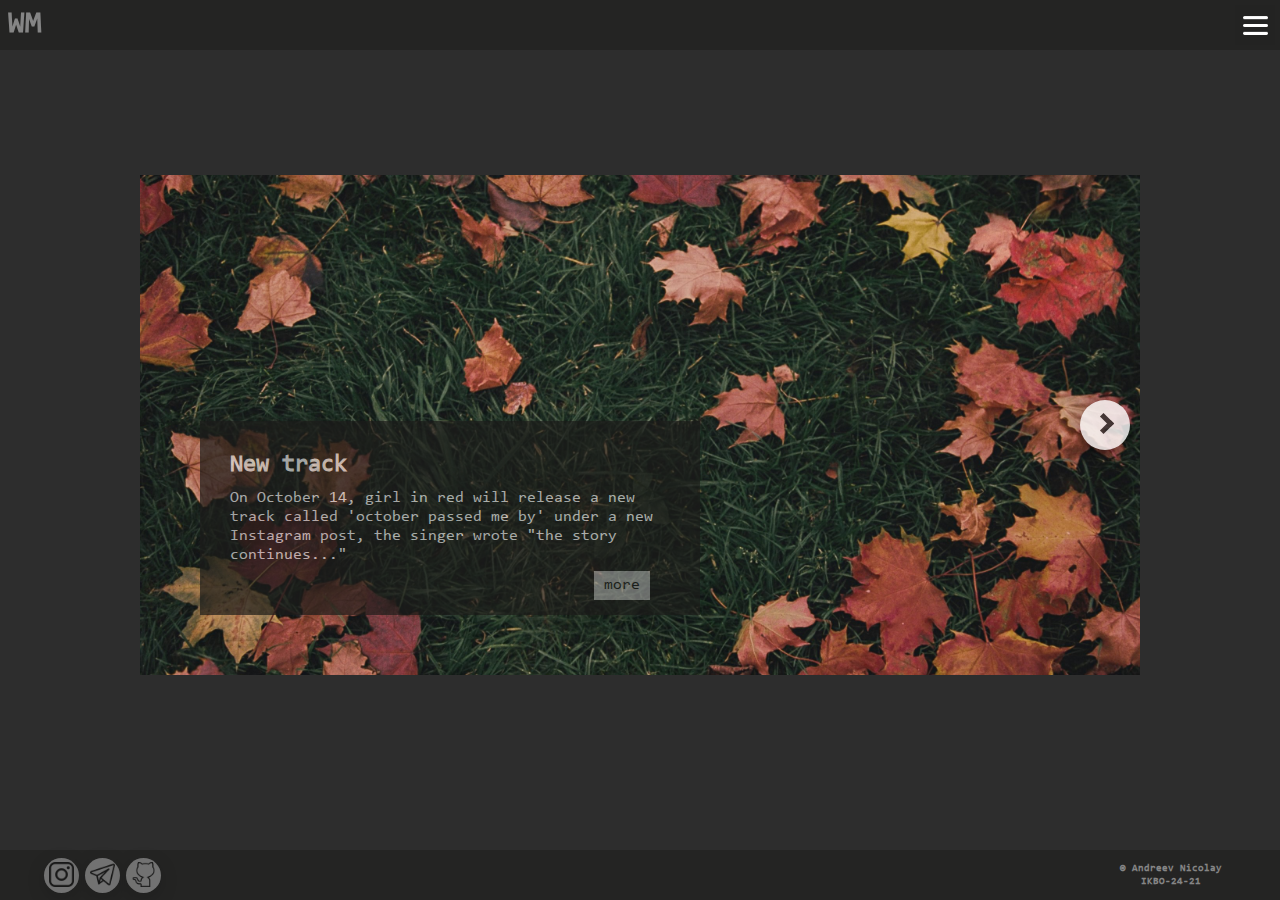
<file: html/home.html>
<!DOCTYPE html>
<html lang="en">
<head>
	<meta charset="UTF-8">
	<meta http-equiv="X-UA-Compatible" content="IE=edge">
	<meta name="viewport" content="width=device-width, initial-scale=1.0">
	<title>altWM</title>
	<link rel="icon" href="images/favicon.ico" type="image/x-icon">
	<link rel="stylesheet" type="text/css" href="../stylesheets/base.css">
	<link rel="stylesheet" type="text/css" href="../stylesheets/menu.css">
	<script src="../scripts/script.js"></script>
	<link rel="stylesheet" type="text/css" href="../stylesheets/home.css">
	<script src="../scripts/slideShow.js"></script>
</head>
<body class="scrolling index" onload="slider()">
	<header class="line">
	<div class="logo">
		<a href="../index.html"><h2>WM</h2></a>
	</div>
</header>
	<div class="menuToggle" onclick="toggleMenu()"></div>
	<div class="navigation">
		<div class="navArea">
			<ul>
				<li><a href="home.html" onmouseenter="changeImage('/images/home.jpg')">Home</a></li>
				<li><a href="lana_del_rey.html" onmouseenter="changeImage('/images/lana_del_rey/lana.jpg')">lana del rey</a></li>
				<li><a href="the_neighbourhood.html" onmouseenter="changeImage('/images/neighbourhood/neighbourhood.jpg')">the neighbourhood</a></li>
				<li><a href="girl_in_red.html" onmouseenter="changeImage('/images/girl_in_red/girl.jpg')">girl in red</a></li>
				<li><a href="arctic_monkeys.html" onmouseenter="changeImage('/images/arctic_monkeys/monkeys.jpg')">arctic monkeys</a></li>
				<li><a href="mitski.html" onmouseenter="changeImage('/images/mitski/mitski.jpg')">mitski</a></li>
				<li><a href="aurora.html" onmouseenter="changeImage('/images/aurora/aurora.jpg')">aurora</a></li>
			</ul>
		</div>
		<div class="imgArea">
			<img src="/images/home.jpg" id="slider">
		</div>
	</div>
	<div class="container">
		<div class="slider" id="_slider">
			<div class="arrowLeft" id="arrowLeft">
				<div class="arrowBackground">
					<div class="arrow"></div>
				</div>
			</div>
			<div class="arrowRight" id="arrowRight">
				<div class="arrowBackground">
					<div class="arrow"></div>
				</div>
			</div>
			<div class="sliderTrack" id="slidertrack">
				<div class="sliderItem">
					<img src="/images/girl_in_red/girl_news.jpg">
					<div class="caption">
						<h2>New track</h2>
						<p>On October 14, girl in red will release a new track called 'october passed me by'
							under a new Instagram post, the singer wrote "the story continues..."</p>
						<a href="girl_in_red.html">more</a>
					</div>
				</div>
				<div class="sliderItem">
					<img src="/images/neighbourhood/neighbourhood_news.jpg">
					<div class="caption">
						<h2>Pause</h2>
						<p>On February 26, The Neighborhood announced a break in creative activity,
							as well as the cancellation of the European tour.</p>
						<a href="the_neighbourhood.html">more</a>
					</div>
				</div>
				<div class="sliderItem">
					<img src="/images/aurora/aurora_news.jpg">
					<div class="caption">
						<h2>Tour</h2>
						<p>AURORA's Asia tour starts on November 26, it will start with OSLO, and will end on March 9 next year in Melbourne.</p>
						<a href="aurora.html">more</a>
					</div>
				</div>
				<div class="sliderItem">
					<img src="/images/arctic_monkeys/monkeys_news.jpg">
					<div class="caption">
						<h2>New album</h2>
						<p>On October 21, Arctic Monkeys released their 7th studio album titled "The car".</p>
						<a href="arctic_monkeys.html">more</a>
					</div>
				</div>
			</div>
		</div>
	</div>
	<footer>
		<div class="socials">
			<div class="social">
				<a href="https://www.instagram.com/klch_o"><img src="/images/instagram.png"></a>
			</div>
			<div class="social">
				<a href="https://t.me/klch_o"><img src="/images/telegram.png"></a>
			</div>
			<div class="social">
				<a href="https://github.com/surfacewaves"><img src="/images/github.png"></a>
			</div>
		</div>
		<div class="space">

		</div>
		<div class="copyright">
			<h3>© Andreev Nicolay</h3>
			<h3>IKBO-24-21</h3>
		</div>
	</footer>
</body>
</html>
</file>
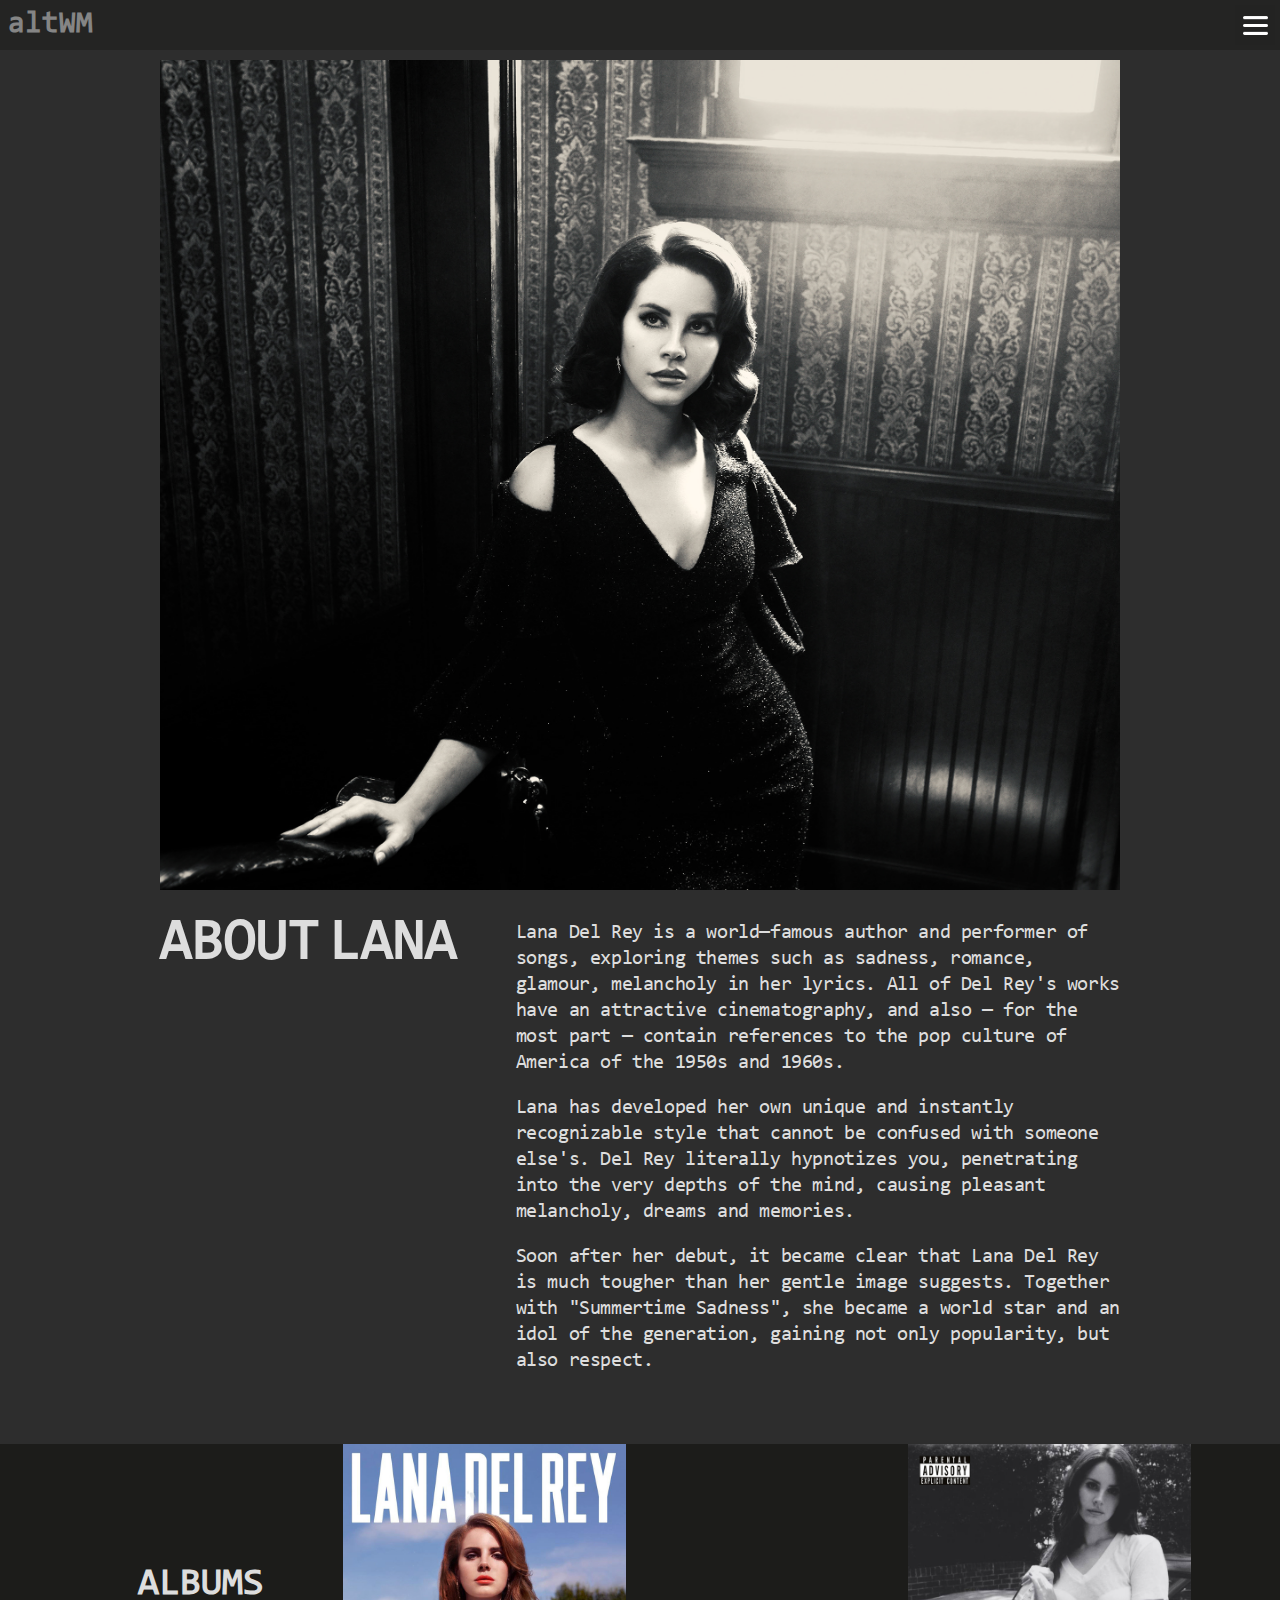
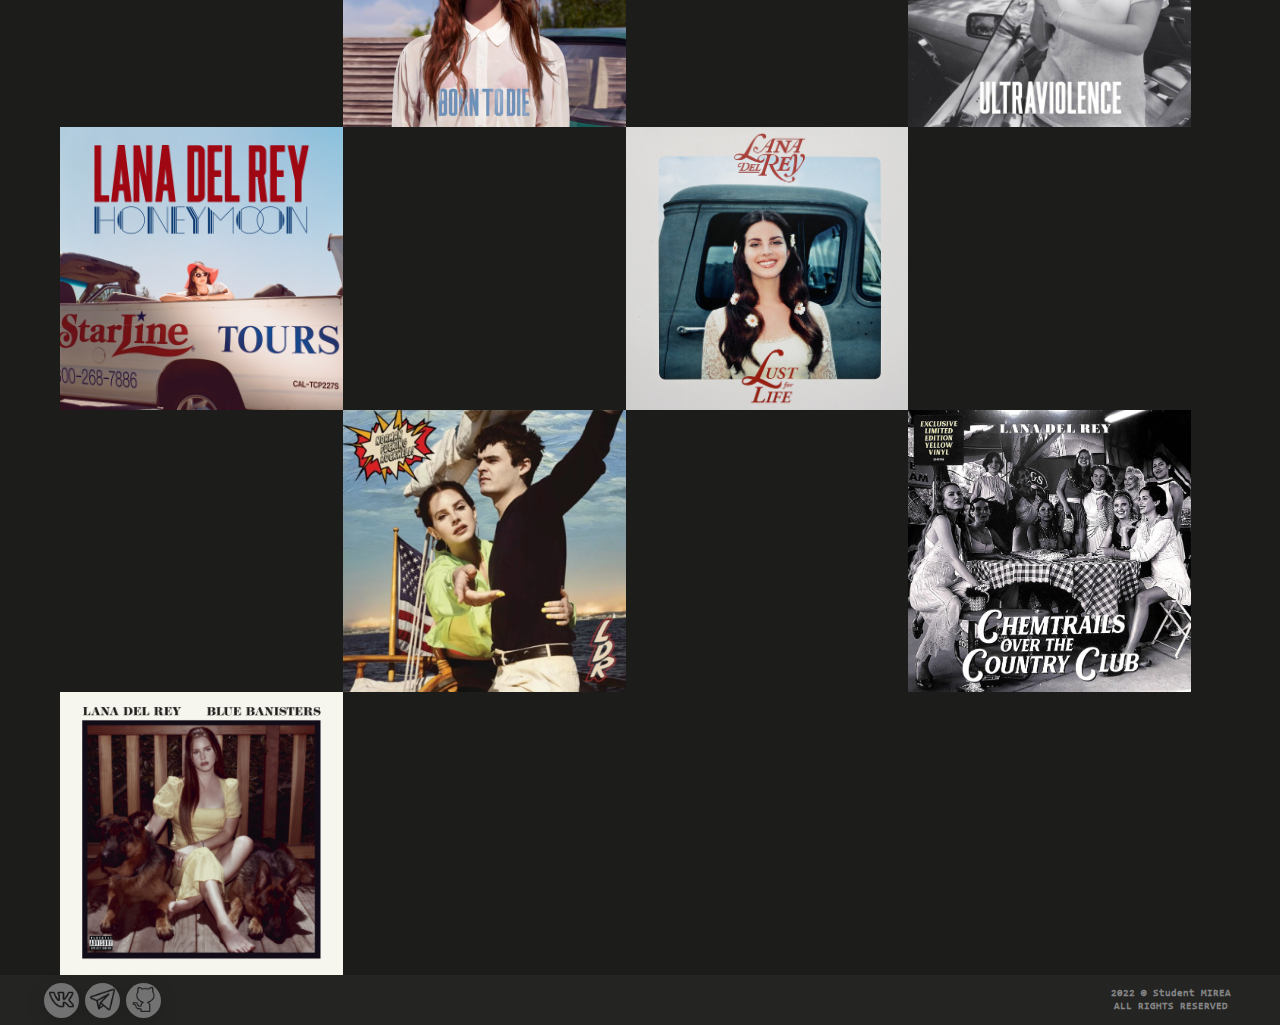
<file: html/lana_del_rey.html>
<!DOCTYPE html>
<html lang="en">
<head>
    <meta charset="UTF-8">
    <meta http-equiv="X-UA-Compatible" content="IE=edge">
    <meta name="viewport" content="width=device-width, initial-scale=1.0">
    <title>lana del rey</title>
    <link rel="icon" href="../images/favicon.ico" type="image/x-icon">
    <link rel="stylesheet" type="text/css" href="../stylesheets/base.css">
    <link rel="stylesheet" type="text/css" href="../stylesheets/menu.css">
    <link rel="stylesheet" type="text/css" href="../stylesheets/artists.css">
    <link rel="stylesheet" type="text/css" href="../stylesheets/lana_del_rey.css">
    <script src="/scripts/script.js"></script>
</head>
<body class="scrolling">
    <header class="line">
    <div class="logo">
        <a href="../index.html"><h2><span>alt</span>WM</h2></a>
    </div>
</header>
    <div class="menuToggle" onclick="toggleMenu()"></div>
    <div class="navigation">
        <div class="navArea">
            <ul>
                <li><a href="news.html" onmouseenter="changeImage('/images/home.jpg')">news</a></li>
                <li><a href="lana_del_rey.html" onmouseenter="changeImage('/images/lana_del_rey/lana.jpg')">lana del rey</a></li>
                <li><a href="the_neighbourhood.html" onmouseenter="changeImage('/images/neighbourhood/neighbourhood.jpg')">the neighbourhood</a></li>
                <li><a href="girl_in_red.html" onmouseenter="changeImage('/images/girl_in_red/girl.jpg')">girl in red</a></li>
                <li><a href="arctic_monkeys.html" onmouseenter="changeImage('/images/arctic_monkeys/monkeys.jpg')">arctic monkeys</a></li>
                <li><a href="mitski.html" onmouseenter="changeImage('/images/mitski/mitski.jpg')">mitski</a></li>
                <li><a href="aurora.html" onmouseenter="changeImage('/images/aurora/aurora.jpg')">aurora</a></li>
            </ul>
        </div>
        <div class="imgArea">
            <img src="/images/home.jpg" id="slider">
        </div>
    </div>
    <section class="review">
        <div class="imgBox">
            <img src="/images/lana_del_rey/lana_page.jpg">
        </div>
    </section>
    <section class="content">
        <div class="about">
            <div class="name">
                <h2>About Lana</h2>
            </div>
            <div class="information">
                <p>Lana Del Rey is a world—famous author and performer of songs, exploring themes such as sadness,
                    romance, glamour, melancholy in her lyrics. All of Del Rey's works have an attractive
                    cinematography, and also — for the most part — contain references to the pop culture of America of the
                    1950s and 1960s.</p><br>
                <p>Lana has developed her own unique and instantly recognizable style that cannot be confused with someone
                    else's. Del Rey literally hypnotizes you, penetrating into the very depths of the mind, causing pleasant
                    melancholy, dreams and memories.</p><br>
                <p>Soon after her debut, it became clear that Lana Del Rey is much tougher than her gentle image suggests.
                    Together with "Summertime Sadness", she became a world star and an idol of the generation, gaining
                    not only popularity, but also respect.</p>
            </div>
        </div>
    </section>
    <div class="shadow">
    </div>
    <section class="mozaic">
        <div class="element">
            <h2>Albums</h2>
        </div>
        <div class="element">
            <div class="imgClick">
                <img src="/images/lana_del_rey/born.jpg" class="button button1" onclick="toggleAlbum(1)">
            </div>
            <div class="window window1">
                <div class="albumInformation">
                    <div class="imgAlbum">
                        <img src="/images/lana_del_rey/born.jpg">
                    </div>
                    <div class="text">
                        <h2>Born to Die</h2>
                        <h4>January 27, 2012</h4>
                        <div class="link">
                            <a href="https://music.apple.com/us/album/born-to-die/1440811595">
                                <img src="/images/music.png">
                            </a>
                            <h4>Link to Apple Music</h4>
                        </div>
                    </div>
                    <div class="close" onclick="toggleAlbum(1)"></div>
                </div>
                <div class="trackList">
                    <ul>
                        <li>Born to Die</li>
                        <li>Off to the Races</li>
                        <li>Blue Jeans</li>
                        <li>Video Games</li>
                        <li>Diet Mountain Dew</li>
                        <li>National Anthem</li>
                        <li>Dark Paradise</li>
                        <li>Radio</li>
                        <li>Carmen</li>
                        <li>Million Dollar Man</li>
                        <li>Summertime Sadness</li>
                        <li>This is What Makes Us Girls</li>
                        <li>Video Games (Joy Orbsion Remix)</li>
                    </ul>
                </div>
            </div>
        </div>
        <div class="element">
        </div>
        <div class="element">
            <div class="imgClick">
                <img src="/images/lana_del_rey/ultraviolence.jpg" class="button button2" onclick="toggleAlbum(2)">
            </div>
            <div class="window window2">
                <div class="albumInformation">
                    <div class="imgAlbum">
                        <img src="/images/lana_del_rey/ultraviolence.jpg">
                    </div>
                    <div class="text">
                        <h2>Ultraviolence</h2>
                        <h4>June 13, 2014</h4>
                        <div class="link">
                            <a href="https://music.apple.com/us/album/ultraviolence/1442879908?l=ru">
                                <img src="/images/music.png">
                            </a>
                            <h4>Link to Apple Music</h4>
                        </div>
                    </div>
                    <div class="close" onclick="toggleAlbum(2)"></div>
                </div>
                <div class="trackList">
                    <ul>
                        <li>Cruel World</li>
                        <li>Ultraviolence</li>
                        <li>Shades of Cool</li>
                        <li>Brooklyn Baby</li>
                        <li>West Coast</li>
                        <li>Sad Girl</li>
                        <li>Pretty When You Cry</li>
                        <li>Money Power Glory</li>
                        <li>F****d My Way Up to the Top</li>
                        <li>Old Money</li>
                        <li>The Other Woman</li>
                    </ul>
                </div>
            </div>
        </div>
        <div class="element">
            <div class="imgClick">
                <img src="/images/lana_del_rey/honeymoon.jpg" class="button button3" onclick="toggleAlbum(3)">
            </div>
            <div class="window window3">
                <div class="albumInformation">
                    <div class="imgAlbum">
                        <img src="/images/lana_del_rey/honeymoon.jpg">
                    </div>
                    <div class="text">
                        <h2>Honeymoon</h2>
                        <h4>September 18, 2015</h4>
                        <div class="link">
                            <a href="https://music.apple.com/us/album/honeymoon/1440827260?l=ru">
                                <img src="/images/music.png">
                            </a>
                            <h4>Link to Apple Music</h4>
                        </div>
                    </div>
                    <div class="close" onclick="toggleAlbum(3)"></div>
                </div>
                <div class="trackList">
                    <ul>
                        <li>Honeymoon</li>
                        <li>Music To Watch Boys To</li>
                        <li>Terrence Loves You</li>
                        <li>God Know I Tried</li>
                        <li>High By the Beach</li>
                        <li>Freak</li>
                        <li>Art Deco</li>
                        <li>Burnt Norton (Interlude)</li>
                        <li>Salvatore</li>
                        <li>The Blackest Day</li>
                        <li>24</li>
                        <li>Swan Song</li>
                        <li>Don't Let Me Be Misunderstood</li>
                    </ul>
                </div>
            </div>
        </div>
        <div class="element">
        </div>
        <div class="element">
            <div class="imgClick">
                <img src="/images/lana_del_rey/lust.jpg" class="button button4" onclick="toggleAlbum(4)">
            </div>
            <div class="window window4">
                <div class="albumInformation">
                    <div class="imgAlbum">
                        <img src="/images/lana_del_rey/lust.jpg">
                    </div>
                    <div class="text">
                        <h2>Lust for Life</h2>
                        <h4>July 21, 2017</h4>
                        <div class="link">
                            <a href="https://music.apple.com/us/album/lust-for-life/1440899893?l=ru">
                                <img src="/images/music.png">
                            </a>
                            <h4>Link to Apple Music</h4>
                        </div>
                    </div>
                    <div class="close" onclick="toggleAlbum(4)"></div>
                </div>
                <div class="trackList">
                    <ul>
                        <li>Love</li>
                        <li>Lust for Life (feat. The Weeknd)</li>
                        <li>13 Beaches</li>
                        <li>Cherry</li>
                        <li>White Mustang</li>
                        <li>Summer Bummer (feat. A$AP Rochy & Playboi Carti)</li>
                        <li>Groupie Love (feat. A$AP Rochy)</li>
                        <li>In My Feelings</li>
                        <li>Coachella - Woodstock in My Mind</li>
                        <li>God Bless America - And All the Beautiful Women In It</li>
                        <li>When the World Was at War We Kept Dancing</li>
                        <li>Beautiful People Beautiful Problems (feat. Stevie Nicks)</li>
                        <li>Tomorrow Never Came (feat. Sean Ono Lennon)</li>
                        <li>Heroin</li>
                        <li>Change</li>
                        <li>Get Free</li>
                    </ul>
                </div>
            </div>
        </div>
        <div class="element">
        </div>
        <div class="element">
        </div>
        <div class="element">
            <div class="imgClick">
                <img src="/images/lana_del_rey/norman.jpg" class="button button5" onclick="toggleAlbum(5)">
            </div>
            <div class="window window5">
                <div class="albumInformation">
                    <div class="imgAlbum">
                        <img src="/images/lana_del_rey/norman.jpg">
                    </div>
                    <div class="text">
                        <h2>Norman F*****g Rockwell!</h2>
                        <h4>August 30 , 2019</h4>
                        <div class="link">
                            <a href="https://music.apple.com/us/album/norman-f-g-rockwell/1474669063?l=ru">
                                <img src="/images/music.png">
                            </a>
                            <h4>Link to Apple Music</h4>
                        </div>
                    </div>
                    <div class="close" onclick="toggleAlbum(5)"></div>
                </div>
                <div class="trackList">
                    <ul>
                        <li>Norman F*****g Rockwell</li>
                        <li>Mariners Apartment Complex</li>
                        <li>Venice Bitch</li>
                        <li>F**k it I love you</li>
                        <li>Doin' Time</li>
                        <li>Love song</li>
                        <li>Cinnamon Girl</li>
                        <li>How to disappear</li>
                        <li>California</li>
                        <li>The Next Best American Record</li>
                        <li>The greatest</li>
                        <li>Bartender</li>
                        <li>Happiness is a butterfly</li>
                        <li>hope is a dangerous thing for a woman like me to have - but I have it</li>
                    </ul>
                </div>
            </div>
        </div>
        <div class="element">
        </div>
        <div class="element">
            <div class="imgClick">
                <img src="/images/lana_del_rey/chemtrails.jpg" class="button button6" onclick="toggleAlbum(6)">
            </div>
            <div class="window window6">
                <div class="albumInformation">
                    <div class="imgAlbum">
                        <img src="/images/lana_del_rey/chemtrails.jpg">
                    </div>
                    <div class="text">
                        <h2>Chemtrails Over the Country Club</h2>
                        <h4>March 19 , 2021</h4>
                        <div class="link">
                            <a href="https://music.apple.com/us/album/chemtrails-over-the-country-club/1545567745?l=ru">
                                <img src="/images/music.png">
                            </a>
                            <h4>Link to Apple Music</h4>
                        </div>
                    </div>
                    <div class="close" onclick="toggleAlbum(6)"></div>
                </div>
                <div class="trackList">
                    <ul>
                        <li>White Dress</li>
                        <li>Chemtrails Over the Country Club</li>
                        <li>Tulsa Jesus Freak</li>
                        <li>Let ME Love You Like a Woman</li>
                        <li>Wild at Heart</li>
                        <li>Dark But Just a Game</li>
                        <li>Not All Who Wander Are Lost</li>
                        <li>Yosemite</li>
                        <li>California</li>
                        <li>Breaking Up Slowly (feat. Nikki Lane)</li>
                        <li>Dance Till We Die</li>
                        <li>For Free (feat. Zella Day & Weyes Blood)</li>
                    </ul>
                </div>
            </div>
        </div>
        <div class="element">
            <div class="imgClick">
                <img src="/images/lana_del_rey/banisters.jpeg" class="button button7" onclick="toggleAlbum(7)">
            </div>
            <div class="window window7">
                <div class="albumInformation">
                    <div class="imgAlbum">
                        <img src="/images/lana_del_rey/banisters.jpeg">
                    </div>
                    <div class="text">
                        <h2>Blue Banisters</h2>
                        <h4>October 22, 2021</h4>
                        <div class="link">
                            <a href="https://music.apple.com/us/album/blue-banisters/1584675130?l=ru">
                                <img src="/images/music.png">
                            </a>
                            <h4>Link to Apple Music</h4>
                        </div>
                    </div>
                    <div class="close" onclick="toggleAlbum(7)"></div>
                </div>
                <div class="trackList">
                    <ul>
                        <li>Text Book</li>
                        <li>Blue Banisters</li>
                        <li>Arcadia</li>
                        <li>Interlude - The Trio</li>
                        <li>Black Bathing Suit</li>
                        <li>If You Lie Down With Me</li>
                        <li>Beautiful</li>
                        <li>Violets for Roses</li>
                        <li>Dealer</li>
                        <li>Thunder/li>
                        <li>Wildflower Wildfire</li>
                        <li>Nectar of the Gods</li>
                        <li>Living Legend</li>
                        <li>Cherry Blossom</li>
                        <li>Sweet carolina</li>
                    </ul>
                </div>
            </div>
        </div>
        <div class="element">
        </div>
        <br class='clear'>
    </section>
    <footer>
        <div class="socials">
            <div class="social">
                <a href="https://vk.com/klch_o"><img src="/images/vk.png"></a>
            </div>
            <div class="social">
                <a href="https://t.me/klch_o"><img src="/images/telegram.png"></a>
            </div>
            <div class="social">
                <a href="https://github.com/surfacewaves"><img src="/images/github.png"></a>
            </div>
        </div>
        <div class="space">

        </div>
        <div class="copyright">
            <h3>2022 © Student MIREA</h3>
            <h3>ALL RIGHTS RESERVED</h3>
        </div>
    </footer>
</body>
</html>
</file>
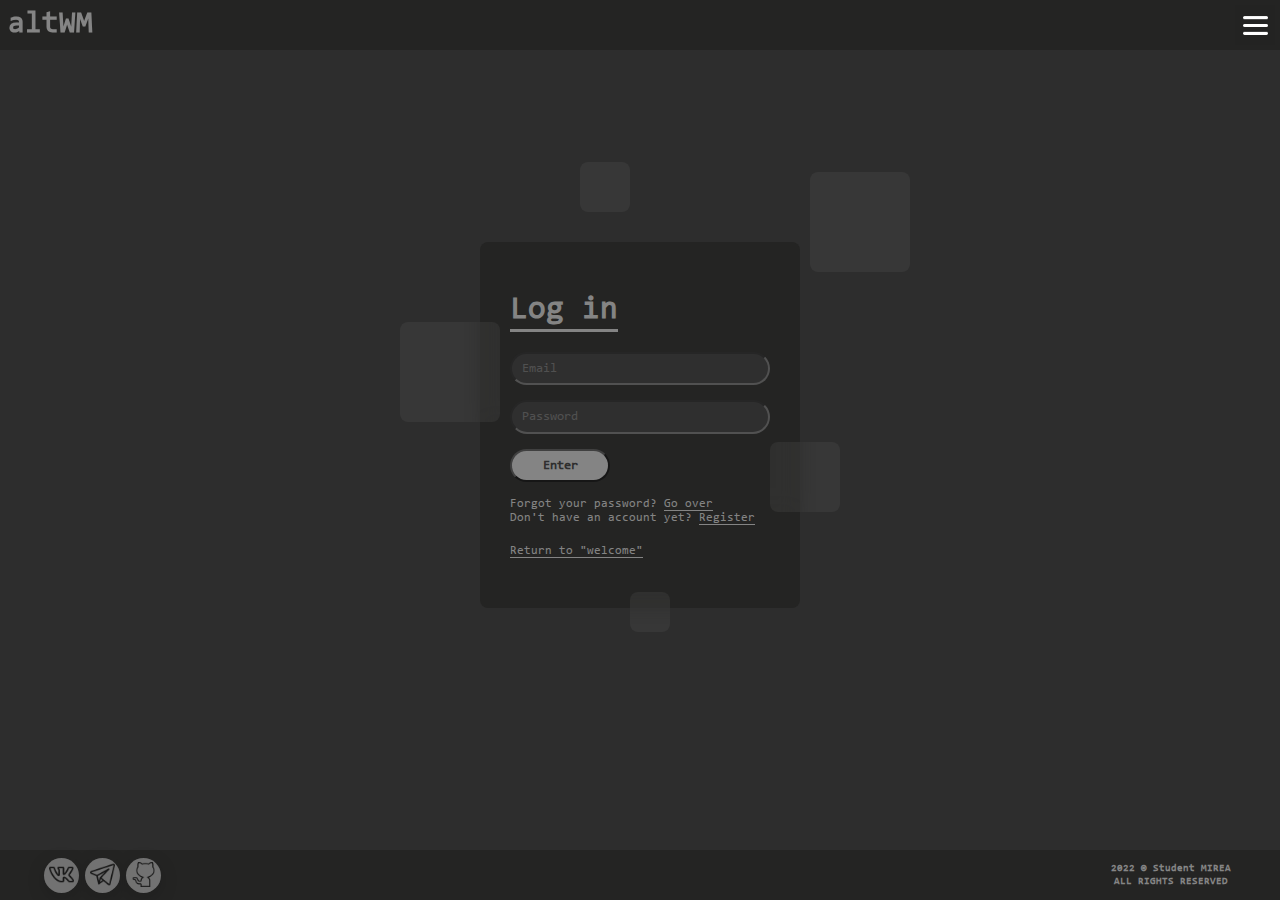
<file: html/login.html>
<!DOCTYPE html>
<html lang="en">
<head>
  <meta charset="UTF-8">
  <meta http-equiv="X-UA-Compatible" content="IE=edge">
  <meta name="viewport" content="width=device-width, initial-scale=1.0">
  <title>login</title>
  <link rel="icon" href="../images/favicon.ico" type="image/x-icon">
  <link rel="stylesheet" type="text/css" href="../stylesheets/base.css">
  <link rel="stylesheet" type="text/css" href="../stylesheets/menu.css">
  <link rel="stylesheet" type="text/css" href="../stylesheets/login.css">
  <script src="/scripts/script.js"></script>
</head>
<body class="scrolling index">
  <header class="line">
  <div class="logo">
    <a href="../index.html"><h2><span>alt</span>WM</h2></a>
  </div>
</header>
  <div class="menuToggle" onclick="toggleMenu()">

  </div>
  <div class="navigation">
    <div class="navArea">
      <ul>
        <li><a href="news.html" onmouseenter="changeImage('/images/home.jpg')">news</a></li>
        <li><a href="lana_del_rey.html" onmouseenter="changeImage('/images/lana_del_rey/lana.jpg')">lana del rey</a></li>
        <li><a href="the_neighbourhood.html" onmouseenter="changeImage('/images/neighbourhood/neighbourhood.jpg')">the neighbourhood</a></li>
        <li><a href="girl_in_red.html" onmouseenter="changeImage('/images/girl_in_red/girl.jpg')">girl in red</a></li>
        <li><a href="arctic_monkeys.html" onmouseenter="changeImage('/images/arctic_monkeys/monkeys.jpg')">arctic monkeys</a></li>
        <li><a href="mitski.html" onmouseenter="changeImage('/images/mitski/mitski.jpg')">mitski</a></li>
        <li><a href="aurora.html" onmouseenter="changeImage('/images/aurora/aurora.jpg')">aurora</a></li>
      </ul>
    </div>
    <div class="imgArea">
      <img src="/images/home.jpg" id="slider">
    </div>
  </div>
    <div class="areaLogin">
    <div class="login">
      <span></span>
      <span></span>
      <span></span>
      <form id="log">
        <h1>Log in</h1>
        <input type="text" placeholder="Email" name="email" required>
        <input type="text" placeholder="Password" name="password" required>
        <br>
        <button type="submit" class="enter">Enter</button>
        <div class="other-options">
          <p>Forgot your password? <a href="#">Go over</a></p>
          <p>Don't have an account yet? <a href="#">Register</a></p><br>
          <p><a href="../index.html">Return to "welcome"</a></p>
        </div>
      </form>
    </div>
  </div>
  <footer>
    <div class="socials">
      <div class="social">
        <a href="https://vk.com/klch_o"><img src="/images/vk.png"></a>
      </div>
      <div class="social">
        <a href="https://t.me/klch_o"><img src="/images/telegram.png"></a>
      </div>
      <div class="social">
        <a href="https://github.com/surfacewaves"><img src="/images/github.png"></a>
      </div>
    </div>
    <div class="space">

    </div>
    <div class="copyright">
      <h3>2022 © Student MIREA</h3>
      <h3>ALL RIGHTS RESERVED</h3>
    </div>
  </footer>
</body>
</html>
</file>
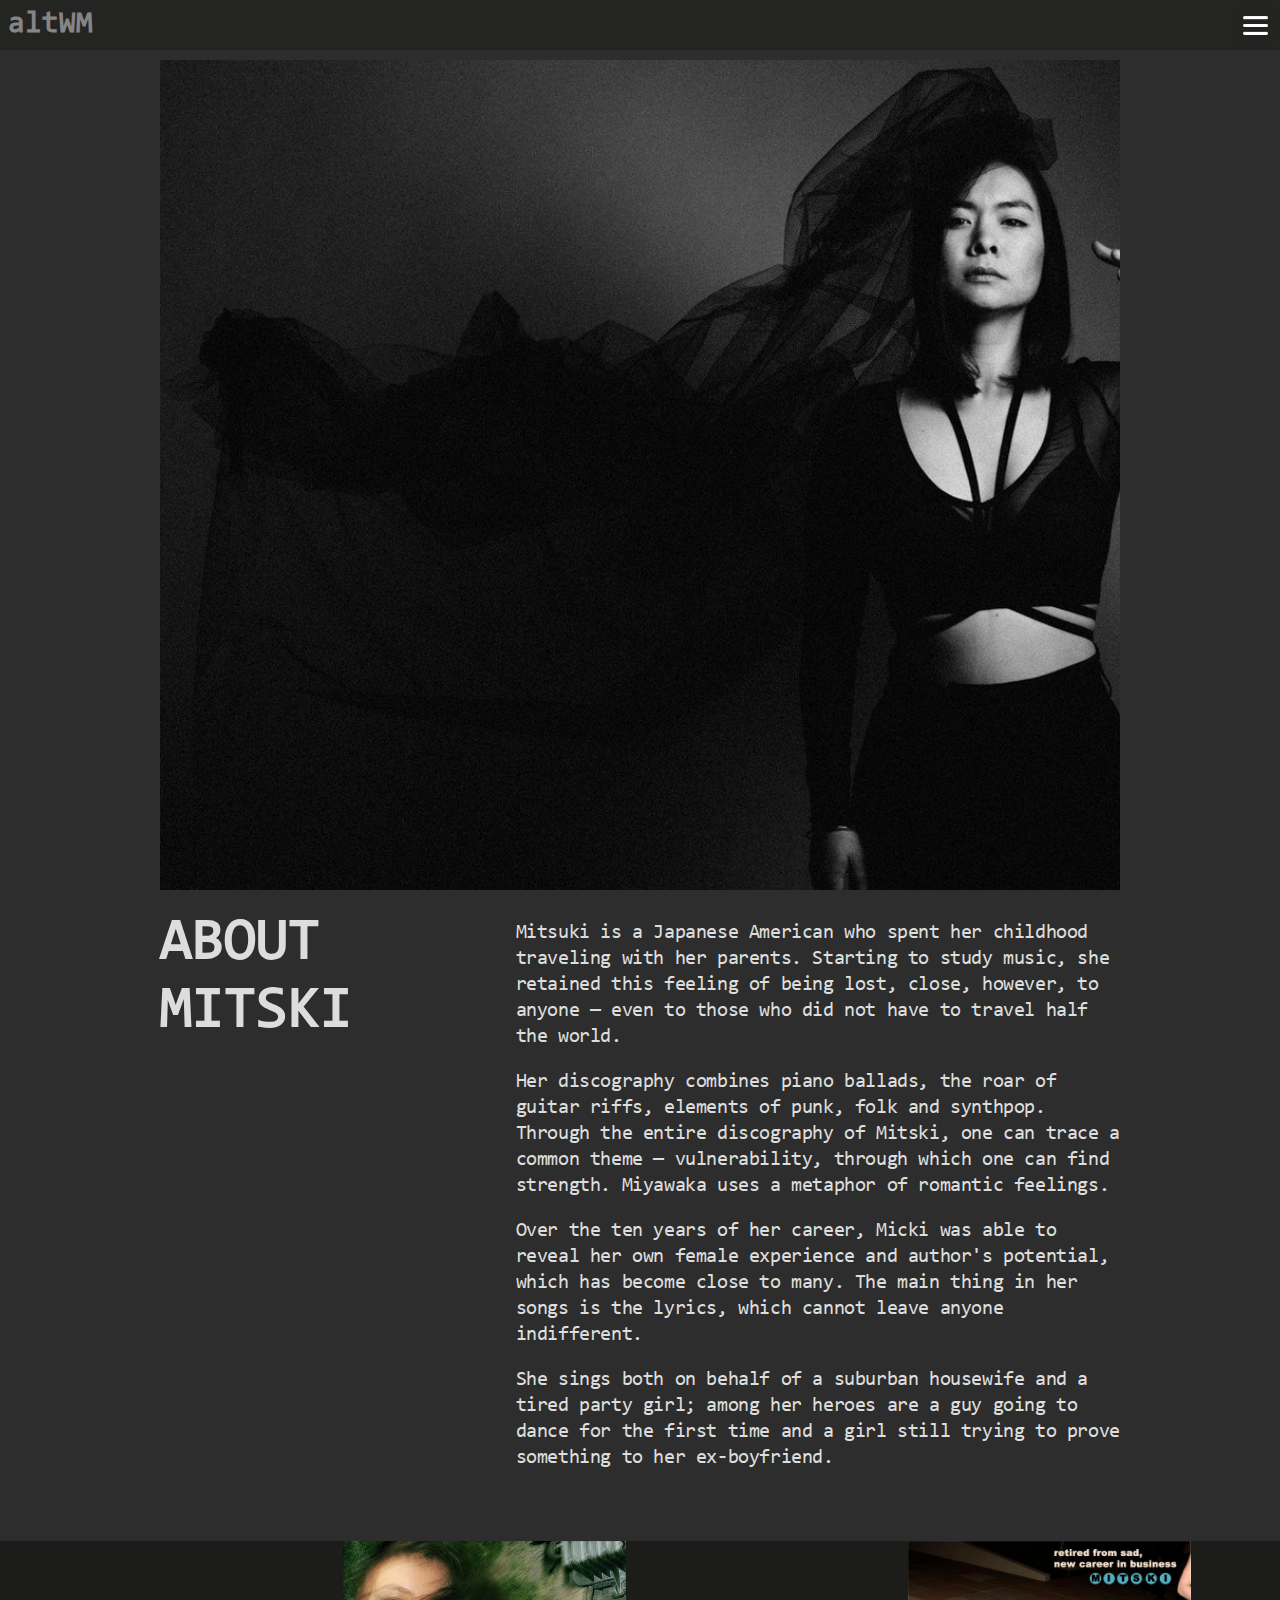
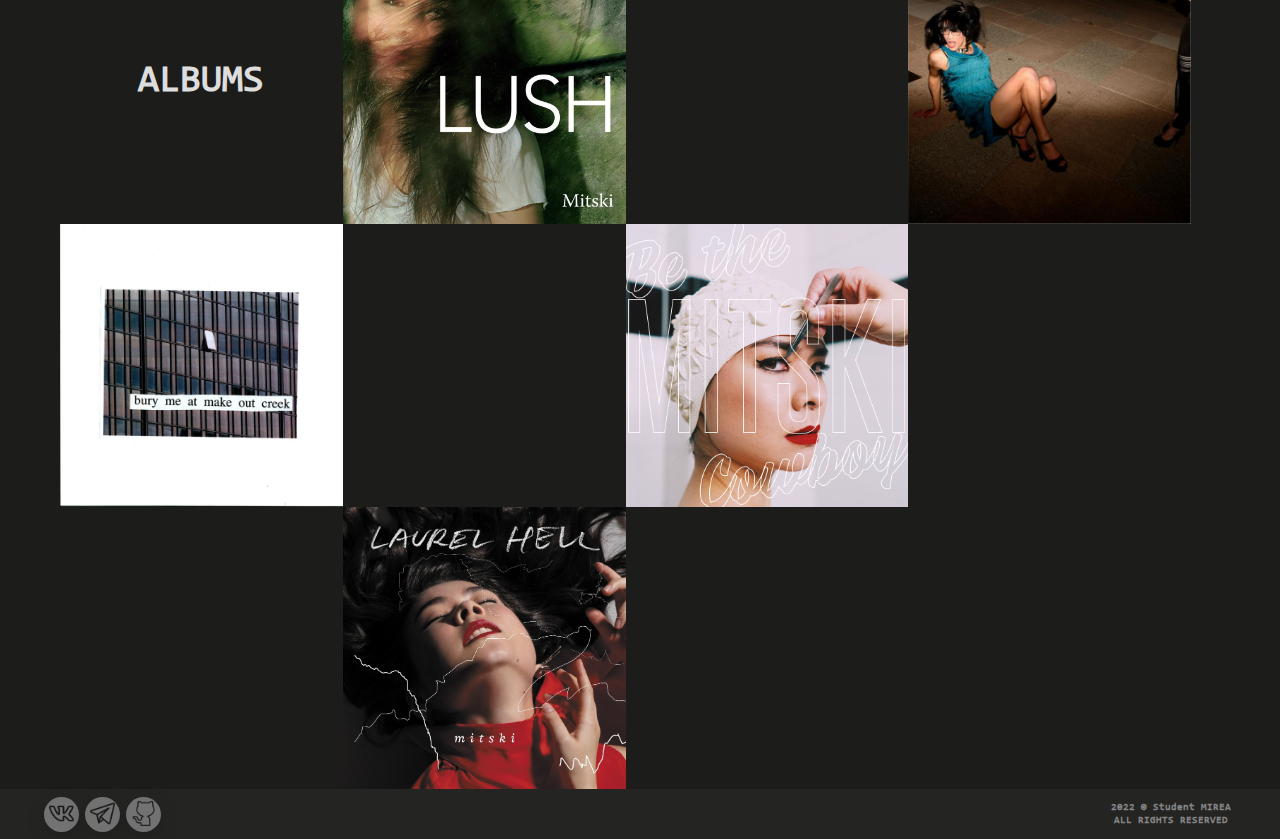
<file: html/mitski.html>
<!DOCTYPE html>
<html lang="en">
<head>
  <meta charset="UTF-8">
  <meta http-equiv="X-UA-Compatible" content="IE=edge">
  <meta name="viewport" content="width=device-width, initial-scale=1.0">
  <title>mitski</title>
  <link rel="icon" href="../images/favicon.ico" type="image/x-icon">
  <link rel="stylesheet" type="text/css" href="../stylesheets/base.css">
  <link rel="stylesheet" type="text/css" href="../stylesheets/menu.css">
  <link rel="stylesheet" type="text/css" href="../stylesheets/artists.css">
  <link rel="stylesheet" type="text/css" href="../stylesheets/mitski.css">
  <script src="/scripts/script.js"></script>
</head>
<body class="scrolling index">
  <header class="line">
  <div class="logo">
    <a href="../index.html"><h2><span>alt</span>WM</h2></a>
  </div>
</header>
  <div class="menuToggle" onclick="toggleMenu()">
  </div>
  <div class="navigation">
    <div class="navArea">
      <ul>
        <li><a href="news.html" onmouseenter="changeImage('/images/home.jpg')">news</a></li>
        <li><a href="lana_del_rey.html" onmouseenter="changeImage('/images/lana_del_rey/lana.jpg')">lana del rey</a></li>
        <li><a href="the_neighbourhood.html" onmouseenter="changeImage('/images/neighbourhood/neighbourhood.jpg')">the neighbourhood</a></li>
        <li><a href="girl_in_red.html" onmouseenter="changeImage('/images/girl_in_red/girl.jpg')">girl in red</a></li>
        <li><a href="arctic_monkeys.html" onmouseenter="changeImage('/images/arctic_monkeys/monkeys.jpg')">arctic monkeys</a></li>
        <li><a href="mitski.html" onmouseenter="changeImage('/images/mitski/mitski.jpg')">mitski</a></li>
        <li><a href="aurora.html" onmouseenter="changeImage('/images/aurora/aurora.jpg')">aurora</a></li>
      </ul>
    </div>
    <div class="imgArea">
      <img src="/images/home.jpg" id="slider">
    </div>
  </div>
  <section class="review">
    <div class="imgBox">
      <img src="/images/mitski/mitski_page.jpg">
    </div>
  </section>
  <section class="content">
    <div class="about">
      <div class="name">
        <h2>About Mitski</h2>
      </div>
      <div class="information">
        <p>Mitsuki is a Japanese American who spent her childhood traveling with her parents. Starting to study music,
          she retained this feeling of being lost, close, however, to anyone — even to those who did not have to travel
          half the world.</p><br>
        <p>Her discography combines piano ballads, the roar of guitar riffs, elements of punk, folk and synthpop. Through
          the entire discography of Mitski, one can trace a common theme — vulnerability, through which one can find
          strength. Miyawaka uses a metaphor of romantic feelings.</p><br>
        <p>Over the ten years of her career, Micki was able to reveal her own female experience and author's potential, which
          has become close to many. The main thing in her songs is the lyrics, which cannot leave anyone indifferent.</p><br>
        <p>She sings both on behalf of a suburban housewife and a tired party girl; among her heroes are a guy going to
          dance for the first time and a girl still trying to prove something to her ex-boyfriend.</p>
      </div>
    </div>
  </section>
  <div class="shadow">
  </div>
  <section class="mozaic">
      <div class="element">
        <h2>Albums</h2>
      </div>
      <div class="element">
        <div class="imgClick">
          <img src="/images/mitski/lush.jpg" class="button button1" onclick="toggleAlbum(1)">
        </div>
        <div class="window window1">
          <div class="albumInformation">
            <div class="imgAlbum">
              <img src="/images/mitski/lush.jpg">
            </div>
            <div class="text">
              <h2>Lush</h2>
              <h4>January 31, 2012</h4>
              <div class="link">
                <a href="https://music.apple.com/om/album/lush/1635185171">
                  <img src="/images/music.png">
                </a>
                <h4>Link to Apple Music</h4>
              </div>
            </div>
            <div class="close" onclick="toggleAlbum(1)"></div>
          </div>
          <div class="trackList">
            <ul>
              <li>BLiquid Smooth</li>
              <li>Wife</li>
              <li>Abbey</li>
              <li>Brand New City</li>
              <li>Eric</li>
              <li>Bad of Bones</li>
              <li>Door</li>
              <li>Pearl Diver</li>
              <li>Real Men</li>
            </ul>
          </div>
        </div>
      </div>
      <div class="element">
      </div>
      <div class="element">
        <div class="imgClick">
          <img src="/images/mitski/retired.jpg" class="button button2" onclick="toggleAlbum(2)">
        </div>
        <div class="window window2">
          <div class="albumInformation">
            <div class="imgAlbum">
              <img src="/images/mitski/retired.jpg">
            </div>
            <div class="text">
              <h2>Retired from Sad, New Career in Business</h2>
              <h4>August 1, 2013</h4>
              <div class="link">
                <a href="https://music.apple.com/om/album/retired-from-sad-new-career-in-business/1635189055">
                  <img src="/images/music.png">
                </a>
                <h4>Link to Apple Music</h4>
              </div>
            </div>
            <div class="close" onclick="toggleAlbum(2)"></div>
          </div>
          <div class="trackList">
            <ul>
              <li>Goodbye, My Danish Sweetheart</li>
              <li>Square</li>
              <li>Strawberry Blond</li>
              <li>Humpty</li>
              <li>I Want You</li>
              <li>Shame</li>
              <li>Because Dreaming Costs Money, My Dear</li>
              <li>Circle</li>
              <li>Class of 2013</li>
            </ul>
          </div>
        </div>
      </div>
      <div class="element">
        <div class="imgClick">
          <img src="/images/mitski/bury.jpg" class="button button3" onclick="toggleAlbum(3)">
        </div>
        <div class="window window3">
          <div class="albumInformation">
            <div class="imgAlbum">
              <img src="/images/mitski/bury.jpg">
            </div>
            <div class="text">
              <h2>Bury Me At Makeout Creek</h2>
              <h4>November 11, 2014</h4>
              <div class="link">
                <a href="https://music.apple.com/om/album/bury-me-at-makeout-creek/1070245429">
                  <img src="/images/music.png">
                </a>
                <h4>Link to Apple Music</h4>
              </div>
            </div>
            <div class="close" onclick="toggleAlbum(3)"></div>
          </div>
          <div class="trackList">
            <ul>
              <li>Texas Reznikoff</li>
              <li>Townie</li>
              <li>First Love / Late Spring</li>
              <li>Francis Forever</li>
              <li>I Don't Smoke</li>
              <li>Jobless Monday</li>
              <li>Drunk Walk Home</li>
              <li>I Will</li>
              <li>Carry Me Out</li>
              <li>Last Words of a Shooting Star</li>
            </ul>
          </div>
        </div>
      </div>
      <div class="element">
      </div>
      <div class="element">
        <div class="imgClick">
          <img src="/images/mitski/cowboy.jpg" class="button button4" onclick="toggleAlbum(4)">
        </div>
        <div class="window window4">
          <div class="albumInformation">
            <div class="imgAlbum">
              <img src="/images/mitski/cowboy.jpg">
            </div>
            <div class="text">
              <h2>Be the Cowboy</h2>
              <h4>August 17, 2018</h4>
              <div class="link">
                <a href="https://music.apple.com/om/album/be-the-cowboy/1373892692">
                  <img src="/images/music.png">
                </a>
                <h4>Link to Apple Music</h4>
              </div>
            </div>
            <div class="close" onclick="toggleAlbum(4)"></div>
          </div>
          <div class="trackList">
            <ul>
              <li>Geyser</li>
              <li>Why Didn't You Stop Me?</li>
              <li>Old Friend</li>
              <li>A Pearl</li>
              <li>Lonesome Love</li>
              <li>Remember My Name</li>
              <li>My And My Husband</li>
              <li>Come into the Water</li>
              <li>Nobody</li>
              <li>Pink in the Night</li>
              <li>A Horse Named Cold Air</li>
              <li>Washing Machine Heart</li>
              <li>Two Slow Dancers</li>
            </ul>
          </div>
        </div>
      </div>
      <div class="element">
      </div>
      <div class="element">
      </div>
      <div class="element">
        <div class="imgClick">
          <img src="/images/mitski/hell.jpg" class="button button5" onclick="toggleAlbum(5)">
        </div>
        <div class="window window5">
          <div class="albumInformation">
            <div class="imgAlbum">
              <img src="/images/mitski/hell.jpg">
            </div>
            <div class="text">
              <h2>Laurel Hell</h2>
              <h4>February 4 , 2022</h4>
              <div class="link">
                <a href="https://music.apple.com/om/album/laurel-hell/1589295663">
                  <img src="/images/music.png">
                </a>
                <h4>Link to Apple Music</h4>
              </div>
            </div>
            <div class="close" onclick="toggleAlbum(5)"></div>
          </div>
          <div class="trackList">
            <ul>
              <li>Valentine, Texas</li>
              <li>Working for the Knife</li>
              <li>Stay Soft</li>
              <li>Everyone</li>
              <li>Heat Lightning</li>
              <li>The Only Heartbreaker</li>
              <li>Love Me More</li>
              <li>There's Nothing Left for You</li>
              <li>Should've Been Me</li>
              <li>I Guess</li>
              <li>That's Our Lamp</li>
            </ul>
          </div>
        </div>
    </div>
    <br class='clear'>
  </section>
  <footer>
    <div class="socials">
      <div class="social">
        <a href="https://vk.com/klch_o"><img src="/images/vk.png"></a>
      </div>
      <div class="social">
        <a href="https://t.me/klch_o"><img src="/images/telegram.png"></a>
      </div>
      <div class="social">
        <a href="https://github.com/surfacewaves"><img src="/images/github.png"></a>
      </div>
    </div>
    <div class="space">

    </div>
    <div class="copyright">
      <h3>2022 © Student MIREA</h3>
      <h3>ALL RIGHTS RESERVED</h3>
    </div>
  </footer>
</body>
</html>
</file>
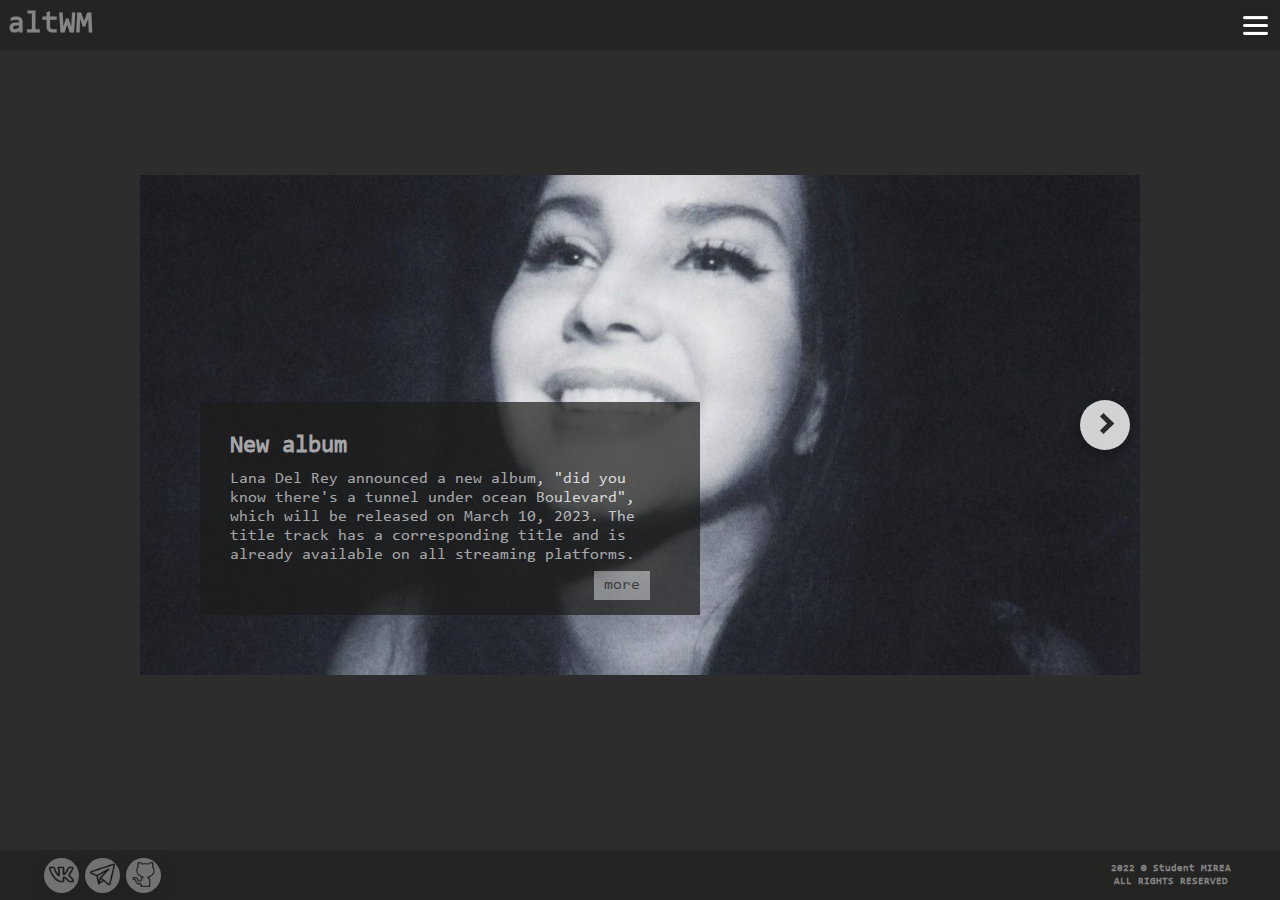
<file: html/news.html>
<!DOCTYPE html>
<html lang="en">
<head>
	<meta charset="UTF-8">
	<meta http-equiv="X-UA-Compatible" content="IE=edge">
	<meta name="viewport" content="width=device-width, initial-scale=1.0">
	<title>news</title>
	<link rel="icon" href="../images/favicon.ico" type="image/x-icon">
	<link rel="stylesheet" type="text/css" href="../stylesheets/base.css">
	<link rel="stylesheet" type="text/css" href="../stylesheets/menu.css">
	<script src="../scripts/script.js"></script>
	<link rel="stylesheet" type="text/css" href="../stylesheets/news.css">
	<script src="../scripts/slideShow.js"></script>
</head>
<body class="scrolling index" onload="slider()">
	<header class="line">
	<div class="logo">
		<a href="../index.html"><h2><span>alt</span>WM</h2></a>
	</div>
</header>
	<div class="menuToggle" onclick="toggleMenu()"></div>
	<div class="navigation">
		<div class="navArea">
			<ul>
				<li><a href="news.html" onmouseenter="changeImage('/images/home.jpg')">news</a></li>
				<li><a href="lana_del_rey.html" onmouseenter="changeImage('/images/lana_del_rey/lana.jpg')">lana del rey</a></li>
				<li><a href="the_neighbourhood.html" onmouseenter="changeImage('/images/neighbourhood/neighbourhood.jpg')">the neighbourhood</a></li>
				<li><a href="girl_in_red.html" onmouseenter="changeImage('/images/girl_in_red/girl.jpg')">girl in red</a></li>
				<li><a href="arctic_monkeys.html" onmouseenter="changeImage('/images/arctic_monkeys/monkeys.jpg')">arctic monkeys</a></li>
				<li><a href="mitski.html" onmouseenter="changeImage('/images/mitski/mitski.jpg')">mitski</a></li>
				<li><a href="aurora.html" onmouseenter="changeImage('/images/aurora/aurora.jpg')">aurora</a></li>
			</ul>
		</div>
		<div class="imgArea">
			<img src="/images/home.jpg" id="slider">
		</div>
	</div>
	<div class="container">
		<div class="slider" id="_slider">
			<div class="arrowLeft" id="arrowLeft">
				<div class="arrowBackground">
					<div class="arrow"></div>
				</div>
			</div>
			<div class="arrowRight" id="arrowRight">
				<div class="arrowBackground">
					<div class="arrow"></div>
				</div>
			</div>
			<div class="sliderTrack" id="slidertrack">
				<div class="sliderItem">
					<img src="/images/lana_del_rey/lana_news.jpg">
					<div class="caption">
						<h2>New album</h2>
						<p>Lana Del Rey announced a new album, "did you know there's a tunnel under ocean Boulevard",
							which will be released on March 10, 2023. The title track has a corresponding title and
							is already available on all streaming platforms.</p>
						<a href="lana_del_rey.html">more</a>
					</div>
				</div>
				<div class="sliderItem">
					<img src="/images/girl_in_red/girl_news.jpg">
					<div class="caption">
						<h2>New track</h2>
						<p>On October 14, girl in red released a new track called 'october passed me by'
							under a new Instagram post, the singer wrote "the story continues..."</p>
						<a href="girl_in_red.html">more</a>
					</div>
				</div>
				<div class="sliderItem">
					<img src="/images/neighbourhood/neighbourhood_news.jpg">
					<div class="caption">
						<h2>Pause</h2>
						<p>On February 26, The Neighborhood announced a break in creative activity,
							as well as the cancellation of the European tour.</p>
						<a href="the_neighbourhood.html">more</a>
					</div>
				</div>
				<div class="sliderItem">
					<img src="/images/aurora/aurora_news.jpg">
					<div class="caption">
						<h2>Tour</h2>
						<p>AURORA's Asia tour starts on November 26, it will start with OSLO, and will end on March 9 next year in Melbourne.</p>
						<a href="aurora.html">more</a>
					</div>
				</div>
				<div class="sliderItem">
					<img src="/images/arctic_monkeys/monkeys_news.jpg">
					<div class="caption">
						<h2>New album</h2>
						<p>On October 21, Arctic Monkeys released their 7th studio album titled "The car".</p>
						<a href="arctic_monkeys.html">more</a>
					</div>
				</div>
			</div>
		</div>
	</div>
	<footer>
		<div class="socials">
			<div class="social">
				<a href="https://vk.com/klch_o"><img src="/images/vk.png"></a>
			</div>
			<div class="social">
				<a href="https://t.me/klch_o"><img src="/images/telegram.png"></a>
			</div>
			<div class="social">
				<a href="https://github.com/surfacewaves"><img src="/images/github.png"></a>
			</div>
		</div>
		<div class="space">

		</div>
		<div class="copyright">
			<h3>2022 © Student MIREA</h3>
			<h3>ALL RIGHTS RESERVED</h3>
		</div>
	</footer>
</body>
</html>
</file>
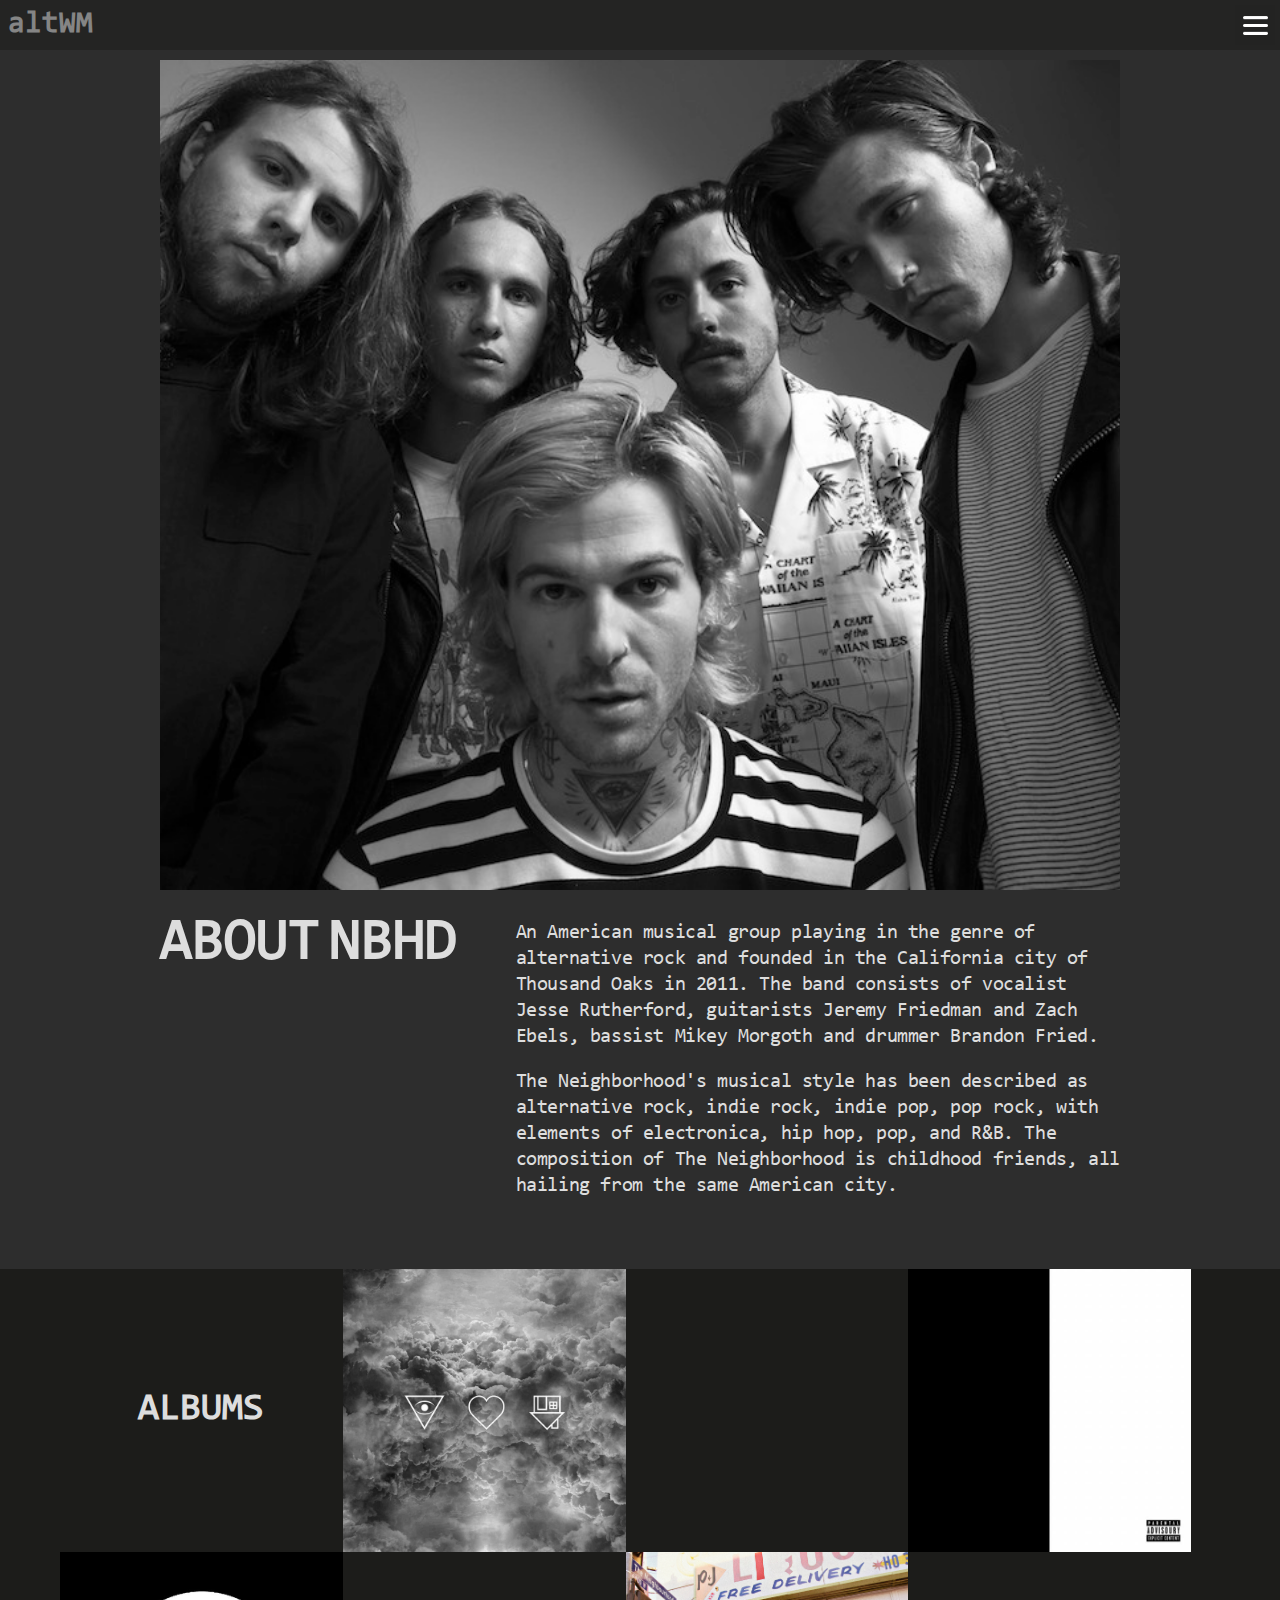
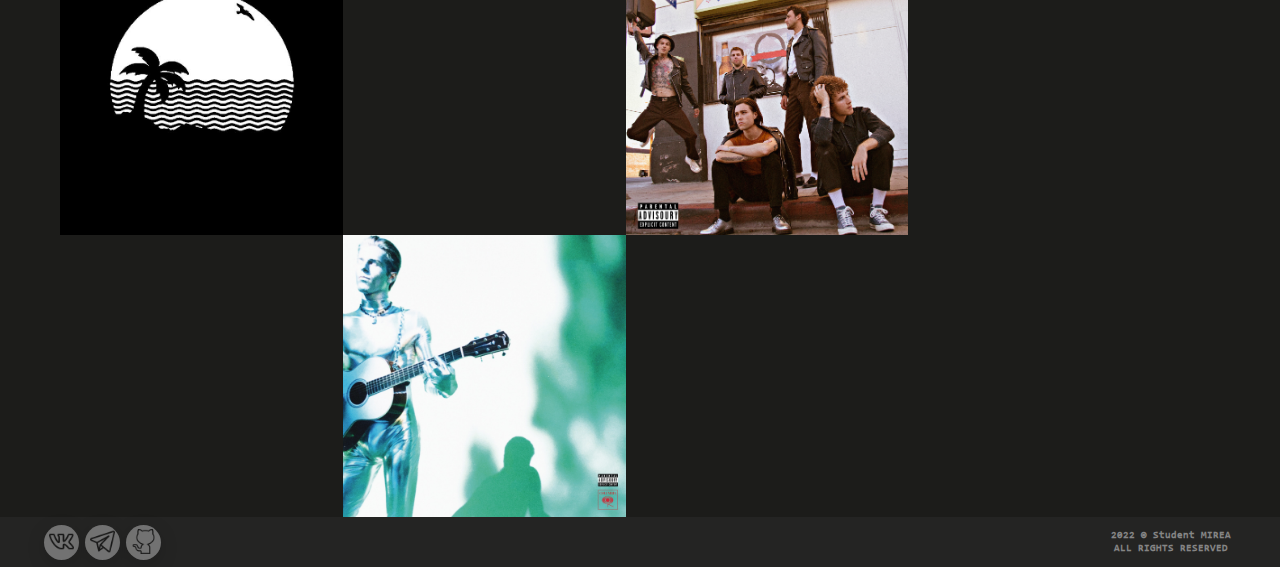
<file: html/the_neighbourhood.html>
<!DOCTYPE html>
<html lang="en">
<head>
  <meta charset="UTF-8">
  <meta http-equiv="X-UA-Compatible" content="IE=edge">
  <meta name="viewport" content="width=device-width, initial-scale=1.0">
  <title>the neighbourhood</title>
  <link rel="icon" href="../images/favicon.ico" type="image/x-icon">
  <link rel="stylesheet" type="text/css" href="../stylesheets/base.css">
  <link rel="stylesheet" type="text/css" href="../stylesheets/menu.css">
  <link rel="stylesheet" type="text/css" href="../stylesheets/artists.css">
  <link rel="stylesheet" type="text/css" href="../stylesheets/the_neighourhood.css">
  <script src="/scripts/script.js"></script>
</head>
<body class="scrolling index">
  <header class="line">
  <div class="logo">
    <a href="../index.html"><h2><span>alt</span>WM</h2></a>
  </div>
</header>
  <div class="menuToggle" onclick="toggleMenu()">

  </div>
  <div class="navigation">
    <div class="navArea">
      <ul>
        <li><a href="news.html" onmouseenter="changeImage('/images/home.jpg')">news</a></li>
        <li><a href="lana_del_rey.html" onmouseenter="changeImage('/images/lana_del_rey/lana.jpg')">lana del rey</a></li>
        <li><a href="the_neighbourhood.html" onmouseenter="changeImage('/images/neighbourhood/neighbourhood.jpg')">the neighbourhood</a></li>
        <li><a href="girl_in_red.html" onmouseenter="changeImage('/images/girl_in_red/girl.jpg')">girl in red</a></li>
        <li><a href="arctic_monkeys.html" onmouseenter="changeImage('/images/arctic_monkeys/monkeys.jpg')">arctic monkeys</a></li>
        <li><a href="mitski.html" onmouseenter="changeImage('/images/mitski/mitski.jpg')">mitski</a></li>
        <li><a href="aurora.html" onmouseenter="changeImage('/images/aurora/aurora.jpg')">aurora</a></li>
      </ul>
    </div>
    <div class="imgArea">
      <img src="/images/home.jpg" id="slider">
    </div>
  </div>
  <section class="review">
    <div class="imgBox">
      <img src="/images/neighbourhood/neighbourhood_page.jpg">
    </div>
  </section>
  <section class="content">
    <div class="about">
      <div class="name">
        <h2>About NBHD</h2>
      </div>
      <div class="information">
        <p>An American musical group playing in the genre of alternative rock and founded in the California city of Thousand
          Oaks in 2011. The band consists of vocalist Jesse Rutherford, guitarists Jeremy Friedman and Zach Ebels, bassist
          Mikey Morgoth and drummer Brandon Fried.</p><br>
        <p>The Neighborhood's musical style has been described as alternative rock, indie rock, indie pop, pop rock, with
          elements of electronica, hip hop, pop, and R&B. The composition of The Neighborhood is childhood friends, all
          hailing from the same American city.</p>
      </div>
    </div>
  </section>
  <div class="shadow">
  </div>
  <section class="mozaic">
      <div class="element">
        <h2>Albums</h2>
      </div>
      <div class="element">
        <div class="imgClick">
          <img src="/images/neighbourhood/love.jpg" class="button button1" onclick="toggleAlbum(1)">
        </div>
        <div class="window window1">
          <div class="albumInformation">
            <div class="imgAlbum">
              <img src="/images/neighbourhood/love.jpg">
            </div>
            <div class="text">
              <h2>I Love You.</h2>
              <h4>April 22, 2013</h4>
              <div class="link">
                <a href="https://music.apple.com/us/album/i-love-you/635016635">
                  <img src="/images/music.png">
                </a>
                <h4>Link to Apple Music</h4>
              </div>
            </div>
            <div class="close" onclick="toggleAlbum(1)"></div>
          </div>
          <div class="trackList">
            <ul>
              <li>How</li>
              <li>Afraid</li>
              <li>Everybody's Watching me (Uh Oh)</li>
              <li>Sweater Weather</li>
              <li>Let It Go</li>
              <li>Alleyways</li>
              <li>W.D.Y.W.F.M?</li>
              <li>Flawless</li>
              <li>Female Robbery</li>
              <li>Staying Up</li>
              <li>Float</li>
            </ul>
          </div>
        </div>
      </div>
      <div class="element">
      </div>
      <div class="element">
        <div class="imgClick">
          <img src="/images/neighbourhood/0f.jpg" class="button button2" onclick="toggleAlbum(2)">
        </div>
        <div class="window window2">
          <div class="albumInformation">
            <div class="imgAlbum">
              <img src="/images/neighbourhood/0f.jpg">
            </div>
            <div class="text">
              <h2>#000000 & #FFFFFF</h2>
              <h4>November 28, 2014</h4>
              <div class="link">
                <a href="https://music.apple.com/us/album/000000-ffffff/1316105951">
                  <img src="/images/music.png">
                </a>
                <h4>Link to Apple Music</h4>
              </div>
            </div>
            <div class="close" onclick="toggleAlbum(2)"></div>
          </div>
          <div class="trackList">
            <ul>
              <li>*NSTYNCT (feat. Skeme & OG Maco)</li>
              <li>Lurk</li>
              <li>warm (feat. Raury)</li>
              <li>Jealou$y (feat. Casey Veggies & Kossisko)</li>
              <li>1 of those Weaks</li>
              <li>Dangerous (feat. YG)</li>
              <li>YG call</li>
              <li>When I Get Back (feat. G-Eazy)</li>
              <li>To</li>
              <li>Rain</li>
              <li>#icanteven (feat. French Montana)</li>
              <li>U&I</li>
              <li>Givin & Takin (feat. Danny Seth & DeJ Loaf)</li>
              <li>Unfair</li>
              <li>Silver</li>
              <li>T$Rl</li>
            </ul>
          </div>
        </div>
      </div>
      <div class="element">
        <div class="imgClick">
          <img src="/images/neighbourhood/wiped.jpg" class="button button3" onclick="toggleAlbum(3)">
        </div>
        <div class="window window3">
          <div class="albumInformation">
            <div class="imgAlbum">
              <img src="/images/neighbourhood/wiped.jpg">
            </div>
            <div class="text">
              <h2>Wiped Out!</h2>
              <h4>October 30, 2015</h4>
              <div class="link">
                <a href="https://music.apple.com/us/album/wiped-out/1030115907">
                  <img src="/images/music.png">
                </a>
                <h4>Link to Apple Music</h4>
              </div>
            </div>
            <div class="close" onclick="toggleAlbum(3)"></div>
          </div>
          <div class="trackList">
            <ul>
              <li>A Moment of Silence</li>
              <li>Prey</li>
              <li>Cry Baby</li>
              <li>Wiped Out!</li>
              <li>The Beach</li>
              <li>Daddy Issues</li>
              <li>Baby Came Home 2 / Valentines</li>
              <li>Greetings from Califournia</li>
              <li>Ferrari</li>
              <li>Single</li>
              <li>R.I.P. 2 My Youth</li>
            </ul>
          </div>
        </div>
      </div>
      <div class="element">
      </div>
      <div class="element">
        <div class="imgClick">
          <img src="/images/neighbourhood/hard.jpg" class="button button4" onclick="toggleAlbum(4)">
        </div>
        <div class="window window4">
          <div class="albumInformation">
            <div class="imgAlbum">
              <img src="/images/neighbourhood/hard.jpg">
            </div>
            <div class="text">
              <h2>Hard To Imagine The Neighbourhood Ever Changing</h2>
              <h4>November 2, 2018</h4>
              <div class="link">
                <a href="https://music.apple.com/us/album/hard-to-imagine-the-neighbourhood-ever-changing/1440532502">
                  <img src="/images/music.png">
                </a>
                <h4>Link to Apple Music</h4>
              </div>
            </div>
            <div class="close" onclick="toggleAlbum(4)"></div>
          </div>
          <div class="trackList">
            <ul>
              <li>Dust</li>
              <li>Kill Us All (feat. Denzel Curry)</li>
              <li>24/7</li>
              <li>Scary Love</li>
              <li>Softcore</li>
              <li>Void</li>
              <li>Roll Call</li>
              <li>Livin' in a Dream (feat. Nipsey Hussle)</li>
              <li>You Get Me so High</li>
              <li>Reflections</li>
              <li>Blue</li>
              <li>Paradise</li>
              <li>Beat Take 1 (feat. Ghostfaace Killah)</li>
              <li>Stuck with Me</li>
              <li>Flowers</li>
              <li>Compass</li>
              <li>Noise</li>
              <li>Heaven</li>
              <li>Nervous</li>
              <li>Sadderdaze</li>
              <li>Beautiful Oblivion (feat. IDK)</li>
            </ul>
          </div>
        </div>
      </div>
      <div class="element">
      </div>
      <div class="element">
      </div>
      <div class="element">
        <div class="imgClick">
          <img src="/images/neighbourhood/chip.jpg" class="button button5" onclick="toggleAlbum(5)">
        </div>
        <div class="window window5">
          <div class="albumInformation">
            <div class="imgAlbum">
              <img src="/images/neighbourhood/chip.jpg">
            </div>
            <div class="text">
              <h2>Chip Chrome & The Mono-Tones</h2>
              <h4>September 25, 2020</h4>
              <div class="link">
                <a href="https://music.apple.com/us/album/chip-chrome-the-mono-tones/1525010103">
                  <img src="/images/music.png">
                </a>
                <h4>Link to Apple Music</h4>
              </div>
            </div>
            <div class="close" onclick="toggleAlbum(5)"></div>
          </div>
          <div class="trackList">
            <ul>
              <li>Chip Chrome</li>
              <li>Pretty Boy</li>
              <li>Lost in Translation</li>
              <li>Devil's Advocate</li>
              <li>Hell or High Water</li>
              <li>Cherry Flavoured</li>
              <li>The Mono-Tones</li>
              <li>BooHoo</li>
              <li>Silver Lining</li>
              <li>Tobacco Sunburst</li>
              <li>Middle of Somewhere</li>
            </ul>
          </div>
        </div>
    </div>
    <br class='clear'>
  </section>
  <footer>
    <div class="socials">
      <div class="social">
        <a href="https://vk.com/klch_o"><img src="/images/vk.png"></a>
      </div>
      <div class="social">
        <a href="https://t.me/klch_o"><img src="/images/telegram.png"></a>
      </div>
      <div class="social">
        <a href="https://github.com/surfacewaves"><img src="/images/github.png"></a>
      </div>
    </div>
    <div class="space">

    </div>
    <div class="copyright">
      <h3>2022 © Student MIREA</h3>
      <h3>ALL RIGHTS RESERVED</h3>
    </div>
  </footer>
</body>
</html>
</file>
<file: stylesheets/base.css>
* {
    box-sizing: border-box;
    padding: 0;
    margin: 0;
    font-family: aaa;
}
body {
    position: relative;
    background: #2D2D2D;
    color: #DDDDDD;
}
/*Запрет скроллинга страницы при открытии меню/альбома*/
.scrolling.active {
    overflow-y: hidden;
    -webkit-overflow-scrolling: touch;
}
@font-face {
    font-family: 'aaa';
    src: local('Consolas Regular'), local('Consolas-Regular'),
    url('../font/Consolas.woff2') format('woff2'),
    url('../font/Consolas.woff') format('woff'),
    url('../font/Consolas.ttf') format('truetype');
    font-weight: 500;
    font-style: normal;
}
</file>
<file: stylesheets/menu.css>
/*Линия header, на которой находится логотип и кнопка меню*/
header {
    width: 100%;
    height: 50px;
    background: #1C1C1A;
    position: fixed;
    z-index: 100;
    opacity: 0.5;
}
header.active {
    visibility: hidden;
}
header .logo {
    width: 50px;
}
header .logo a {
    text-decoration: none;
    color: #DDDDDD;
}
header .logo a h2 {
    font-size: 30px;
    padding: 8px;
    opacity: 0.6;
    transition: 0.5s;
}
header .logo a:hover h2 {
    opacity: 1;
}
/*Кнопка меню в правом верхнем углу*/
.menuToggle {
    position: fixed;
    top: 5px;
    right: 5px;
    z-index: 100;
    width: 40px;
    height: 40px;
    cursor: pointer;
    background: rgba(221, 221, 221, 0.5) url("../images/menu.png") no-repeat center;
    background-size: 25px;
    filter: invert(1);
}
.menuToggle.active {
    background: rgba(221, 221, 221, 0.5) url("../images/close.png") no-repeat center;
    background-size: 20px;
    filter: invert(1);
}
/*Окно меню*/
.navigation {
    position: fixed;
    top: 0;
    left: 0;
    width: 100%;
    height: 100vh;
    background: #1C1C1A;
    display: flex;
    visibility: hidden;
    opacity: 0;
    z-index: 11;
}
.navigation.active {
    visibility: visible;
    opacity: 1;
    overflow-y: hidden;
}
/*Левая половина меню, в которой ссылки на другие страницы страницы*/
.navigation .navArea {
    position: relative;
    width: 50%;
    height: 100%;
    display: flex;
    justify-content: center;
    align-items: center;
}
.navigation .navArea ul li {
    list-style: none;
    margin-bottom: 5px;
}
.navigation .navArea ul li:nth-child(1) {
     margin-bottom: 25px;
 }
.navigation .navArea ul li a {
    position: relative;
    text-decoration: none;
    font-size: 2.5em;
    color: #DDDDDD;
    opacity: 0.5;
    transition: 0.5s;
}
.navigation .navArea ul li:hover a {
    opacity: 1;
}
/*Подчеркивание home*/
.navigation .navArea ul li:nth-child(1) a::before {
    content: '';
    position: absolute;
    bottom: -2px;
    width: 100%;
    height: 2px;
    background: #DDDDDD;
    z-index: 10;
}
/*Правая половина меню, в которой картинки (они меняются при наведении на разные ссылки)*/
.imgArea {
    position: relative;
    width: 50%;
    height: 100vh;
    opacity: 0.8;
}
.imgArea img {
    position: absolute;
    top: 0;
    left: 0;
    width: 100%;
    height: 100%;
    object-fit: cover;
}
/*Footer, в котором находятся ссылки на на социальные сети и копирайтс*/
footer {
    position: relative;
    bottom: 0;
    width: 100%;
    height: 50px;
    background: #1C1C1A;
    opacity: 0.5;
    display: flex;
    align-items: center;
}
footer .socials {
    padding-left: 3%;
    width: 13%;
    display: flex;
    justify-content: space-evenly;
    align-items: center;
}
footer .socials .social {
    position: relative;
    width: 35px;
    height: 35px;
    border-radius: 50%;
    background: #DDDDDD;
    opacity: 0.8;
    box-shadow: 0 5px 15px rgba(0, 0, 0, 0.4);
    display: flex;
    justify-content: center;
    align-items: center;
    overflow: hidden;
}
/*Заливка соц-сети при наведении*/
footer .socials .social::before {
    content: '';
    position: absolute;
    top: -100%;
    left: 0;
    width: 35px;
    height: 35px;
    background: #2D2D2D;
    transition: 1.5s;
}
footer .socials .social:hover::before {
    z-index: 0;
    transform: translateY(100%);
}
footer .socials .social img {
    padding-top: 5px;
    width: 25px;
    position: relative;
    z-index: 1;
}
footer .space {
    width: 67%;
}
footer .copyright {
    padding-left: 3%;
    width: 20%;
}
footer .copyright h3 {
    font-size: 0.8vw;
    text-align: center;
}
/*Адаптивность*/
@media (max-width: 1160px) {
    footer .socials {
        width: 15%;
    }
    footer .space {
        width: 65%;
    }
    footer .copyright h3 {
        font-size: 1vw;
    }
}
@media (max-width: 960px) {
    footer .socials {
        width: 18%;
    }
    footer .space {
        width: 62%;
    }
    footer .copyright h3 {
        font-size: 1.2vw;
    }
}
@media (max-width: 768px) {
    header {
        height: 40px;
    }
    header .logo {
        height: 40px;
    }
    header .logo a h2 {
        padding: 4px 0 6px 10px;
    }
    .navigation .navArea {
        position: absolute;
        width: 100%;
        height: 100%;
        display: flex;
        justify-content: center;
        align-items: center;
        z-index: 10;
    }
    .navigation .navArea ul li a {
        opacity: 0.8;
    }
    .imgArea {
        position: absolute;
        width: 100%;
        height: 100vh;
        opacity: 0.5;
    }
    .menuToggle {
        top: 1px;
        right: 1px;
    }
    footer {
        height: 40px;
    }
    footer .socials {
        width: 25px;
        height: 25px;
    }
    footer .socials .social::before {
        width: 25px;
        height: 25px;
    }
    footer .socials .social img {
        padding-top: 4px;
        width: 25px;
    }
    footer .socials {
        padding-left: 3%;
        width: 23%;
    }
    footer .space {
        width: 62%;
    }
    footer .copyright {
        width: 25%;
    }
    footer .copyright h3 {
        font-size: 1.5vw;
    }
}
@media (max-width: 650px) {
    footer .socials {
        width: 25%;
    }
    footer .space {
        width: 50%;
    }
    footer .copyright h3 {
        font-size: 1.7vw;
    }
}
@media (max-width: 500px) {
    footer .socials {
        padding-left: 3%;
        width: 43%;
    }
    footer .space {
        width: 20%;
    }
    footer .copyright {
        width: 37%;
    }
    footer .copyright h3 {
        font-size: 2.5vw;
    }
}
</file>
<file: stylesheets/index.css>
.index {
    overflow-y: hidden;
}
/*Зона приветствия*/
.welcome {
    width: 100%;
    height: 100vh;
    padding-top: 50px;
    display: flex;
    justify-content: center;
    align-items: center;
    position: relative;
}
/*Слово Welcome, которое появляется и исчезает при помощ анимании open_word*/
.welcome .word {
    position: absolute;
    z-index: 9;
    opacity: 0;
    visibility: hidden;
    animation: open_word 2.5s ease-in-out;
}
@keyframes open_word {
    60% {
        visibility: visible;
        opacity: 1;
    }
    70% {
        visibility: hidden;
        opacity: 0;
    }
}
.welcome .word h2 {
    font-size: 3vw;
    text-transform: uppercase;
    letter-spacing: 0.1em;
}
/*Контент приветствия*/
.welcome .content {
    width: 40%;
    height: auto;
    border-radius: 20px;
    background: #1C1C1A;
    display: flex;
    flex-direction: column;
    animation: open_content 1.5s ease-in-out;
}
/*Анимация для "раздвижки" содержимого*/
@keyframes open_content {
    0% {
        transform: scaleY(0);
    }
    100% {
        transform: scaleY(1);
    }
}
.welcome .content .text {
    padding: 3vw 2vw 2vw 2vw;
    opacity: 1;
    animation: open_textLinks 3s ease-in-out;
}
/*Увеличение первого слова*/
.welcome .content .text span {
    font-size: 2vw;
    position: relative;
}
/*Подчеркивание первого слова*/
.welcome .content .text span:before {
    content: '';
    position: absolute;
    bottom: -3px;
    width: 100%;
    height: 3px;
    background: #DDDDDD;
}
.welcome .content .text h2 {
    font-size: 1.5vw;
}
.welcome .content .text p {
    font-size: 1.3vw;
}
.welcome .content .links {
    text-align: center;
    opacity: 1;
    animation: open_textLinks 3s ease-in-out;
    padding: 1vw 0 3vw 0;
}
.welcome .content .links a {
    text-decoration: none;
    color: #DDDDDD;
    margin: 10px;
    padding: 15px;
    font-size: 1.2vw;
    background: #2D2D2D;
    border-radius: 10px;
    opacity: 0.6;
}
.welcome .content .links a:hover {
    opacity: 1;
}
/*Аниманиция для появления text и links*/
@keyframes open_textLinks {
    0% {
        opacity: 0;
    }
    55% {
        opacity: 0;
    }
    100% {
        opacity: 1;
    }
}
/*Зона логина*/
.areaLogin {
    width: 100%;
    height: calc(100vh - 50px);
    display: flex;
    align-items: center;
    justify-content: center;
}
.areaLogin .login {
    width: 25%;
    height: auto;
    position: relative;
    background: #1C1C1A;
    opacity: 0.5;
    border-radius: 8px;
}
/*Интерактив для логина*/
.areaLogin .login span {
    position: absolute;
    top: 0;
    left: 0;
    right: 0;
    bottom: 0;
    z-index: 10;
    pointer-events: none;
}
.areaLogin .login span::before,
.areaLogin .login span::after {
    content: '';
    position: absolute;
    top: 0;
    left: 0;
    border-radius: 8px;
    background: rgba(255, 255, 255, 0.1);
    backdrop-filter: blur(10px);
    transition: 0.5s;
}
/*Размеры и анимация самых больших квадратов*/
.areaLogin .login span:nth-child(1)::before {
    top: 80px;
    left: -80px;
    width: 100px;
    height: 100px;
    animation: animate1 2s ease-in-out infinite;
}
.areaLogin .login span:nth-child(1)::after {
    top: -70px;
    left: 330px;
    width: 100px;
    height: 100px;
    animation: animate1 2s ease-in-out infinite;
    animation-delay: 1s;
}
@keyframes animate1 {
    0%, 100% {
        transform: translateY(5px);
    }
    50% {
        transform: translateY(-5px) scale(0.5);
    }
}
/*Размеры и анимация самых маленьких квадратов*/
.areaLogin .login span:nth-child(2)::before {
    top: 350px;
    left: 150px;
    width: 40px;
    height: 40px;
    animation: animate2 2s ease-in-out infinite;
}
.areaLogin .login span:nth-child(2)::after {
    top: -80px;
    left: 100px;
    width: 50px;
    height: 50px;
    animation: animate2 2s ease-in-out infinite;
    animation-delay: 1s;
}
@keyframes animate2 {
    0%, 100% {
        transform: translateY(10px);
    }
    50% {
        transform: translateY(-10px);
    }
}
/*Размер и анимация оставшегося квадрата*/
.areaLogin .login span:nth-child(3)::before {
    top: 200px;
    left: 290px;
    width: 70px;
    height: 70px;
    animation: animate3 2s ease-in-out infinite;
}
@keyframes animate3 {
    0%, 100% {
        transform: translateX(-10px);
    }
    50% {
        transform: translateX(10px);
    }
}
/*Форма логина*/
form {
    padding: 50px 30px;
}
form h1 {
    display: inline-block;
    margin-bottom: 20px;
    border-bottom: 3px solid #DDDDDD;
}
input {
    width: 100%;
    height: 2.5em;
    margin-bottom: 15px;
    border-radius: 20px;
    padding: 0 10px;
    background: #333;
    color: #DDDDDD;
}
button {
    margin-bottom: 15px;
    background: #DDDDDD;
    color: #333;
    border-radius: 20px;
    width: 100px;
    height: 2.5em;
    font-weight: bold;
    cursor: pointer;
}
form p {
    font-size: 12px;
}
form p a {
    color: #DDDDDD;
    text-decoration: none;
    position: relative;
    border-bottom: 1px solid #DDDDDD;
}
/*Адаптивность*/
@media (max-width: 768px) {
    .welcome .word h2 {
        font-size: 6vw;
    }
    .welcome .content {
        width: 60%;
    }
    .welcome .content .text {
        padding: 5vw 4vw 4vw 4vw;
    }
    .welcome .content .text h2 {
        font-size: 3vw;
    }
    .welcome .content .text span {
        font-size: 4vw;
    }
    .welcome .content .text span:before {
        bottom: 1px;
        height: 2px;
    }
    .welcome .content .text p {
        font-size: 2.5vw;
    }
    .welcome .content .links {
        padding: 0.5vw 0 4vw 0;
    }
    .welcome .content .links a {
        padding: 10px;
        font-size: 2.3vw;
    }
    .areaLogin .login {
        width: 50%;
    }
    .areaLogin .login span:nth-child(1)::after {
        top: -70px;
        left: 250px;
    }
    .areaLogin .login span:nth-child(3)::before {
        left: 250px;
    }
}
@media (max-width: 500px) {
    .welcome .word h2 {
        font-size: 7.5vw;
    }
    .welcome .content {
        width: 80%;
        position: relative;
        top: -20px;
    }
    .welcome .content .text {
        padding: 6vw 5vw 5vw 5vw;
    }
    .welcome .content .text h2 {
        font-size: 4.5vw;
    }
    .welcome .content .text h2 span {
        font-size: 5.5vw;
    }
    .welcome .content .text p {
        font-size: 4vw;
    }
    .welcome .content .links {
        padding: 2vw 0 7vw 0;
    }
    .welcome .content .links a {
        font-size: 4vw;
    }
    .areaLogin {
        padding-top: 50px;
    }
    .areaLogin .login {
        width: 80%;
    }
}
</file>
<file: stylesheets/home.css>
/*Линия слайдов*/
.container {
    position: relative;
    width: 100%;
    height: calc(100vh - 50px);
    display: flex;
    align-items: center;
    justify-content: center;
}
.container .slider {
    position: relative;
    width: 1000px;
    height: 500px;
    background: #2D2D2D;
    overflow: hidden;
}
.sliderTrack {
    height: 500px;
    display: flex;
    transition: 0.5s;
}
.container .slider img {
    width: 1000px;
    height: 500px;
    object-fit: cover;
    transition: .5s;
}
/*Текст на слайдах*/
.sliderTrack .sliderItem {
    position: relative;
}
.sliderItem .caption {
    position: absolute;
    z-index: 5;
    bottom: 60px;
    left: 60px;
    padding: 30px;
    width: 50%;
    background: #1C1C1A;
    opacity: 0.7;
    transition: 0.5s;
}
.sliderItem .caption:hover {
    opacity: 1;
}
.sliderItem .caption h2 {
    margin-bottom: 10px;
}
.sliderItem .caption p {
    margin-bottom: 20px;
}
.sliderItem .caption a {
    position: absolute;
    bottom: 15px;
    right: 50px;
    padding: 5px 10px;
    background: #DDDDDD;
    color: #1C1C1A;
    text-decoration: none;
    opacity: 0.6;
    transition: 0.5s;
}
.sliderItem .caption a:hover {
    opacity: 1;
}
/*Стрелочки*/
.arrowBackground {
    position: relative;
    width: 50px;
    height: 50px;
    background: #fff;
    box-shadow: 0 5px 15px rgba(0, 0, 0, 0.4);
    border-radius: 50%;
    opacity: 0.8;
    cursor: pointer;
}
.arrow {
    position: absolute;
    width: 15px;
    height: 15px;
    border-top: #2D2D2D 5px solid;
    border-right: #2D2D2D 5px solid;
}
.arrowRight .arrow {
    transform: rotate(45deg);
    top: 16px;
    left: 16px;
}
.arrowLeft .arrow {
    transform: rotate(-135deg);
    top: 16px;
    left: 18px;
}
.arrowRight,
.arrowLeft {
    position: absolute;
    top: 50%;
    transform: translateY(-50%);
    z-index: 5;
}
.arrowRight {
    right: 10px;
}
.arrowLeft {
    left: 10px;
}
/*Адапативность*/
@media (max-width: 1000px) {
    .container .slider {
        width: 700px;
        height: 450px;
    }
    .sliderTrack {
        height: 450px;
    }
    .container .slider img {
        width: 700px;
        height: 450px;
    }
}
@media (max-width: 768px) {
    .container .slider {
        width: 450px;
        height: 250px;
    }
    .sliderTrack {
        height: 250px;
    }
    .container .slider img {
        width: 450px;
        height: 250px;
    }
    .arrowBackground {
        width: 30px;
        height: 30px;
    }
    .arrow {
        width: 13px;
        height: 13px;
    }
    .arrowRight .arrow {
        top: 10px;
        left: 8px;
    }
    .arrowLeft .arrow {
        top: 9px;
        left: 10px;
    }
    .sliderItem .caption {
        bottom: 20px;
        left: 20px;
        padding: 10px;
        width: 70%;
    }
    .sliderItem .caption h2 {
        font-size: 15px;
    }
    .sliderItem .caption p {
        margin-bottom: 30px;
        font-size: 10px;
    }
    .sliderItem .caption a {
        font-size: 10px;
    }
}
@media (max-width: 500px) {
    .container .slider {
        width: 400px;
        height: 400px;
    }
    .sliderTrack {
        height: 400px;
    }
    .container .slider img {
        width: 400px;
        height: 400px;
    }
}
</file>
<file: stylesheets/artists.css>
/*Заглавная картинка страницы*/
.review {
    width: 100%;
    height: 100vh;
    display: flex;
    justify-content: center;
    align-items: center;
    padding-top: 50px;
}
.review .imgBox {
    padding: 10px 0;
    width: 75%;
    height: 100%;
}
.review .imgBox img {
    width: 100%;
    height: 100%;
    object-fit: cover;
}

/*Основной текст*/
.content {
    width: 100%;
    padding-bottom: 50px;
    height: auto;
    display: flex;
    justify-content: center;
}
.content .about {
    width: 75%;
    display: flex;
}
.content .about .name {
    width: 35%;
    padding-top: 10px;
    margin-right: 30px;
}
.content .about .name h2 {
    font-size: 4.5vw;
    text-transform: uppercase;
    word-spacing: -0.4em;
}
.content .about .information {
    width: 65%;
    padding: 20px 0;
}
.content .about .information p {
    font-size: 20px;
    line-height: 1.3em;
    letter-spacing: -0.02em;
}

/*Мозаика альбомов*/
.mozaic {
    width: 100%;
    height: auto;
    padding: 0 50px 0 60px;
    background: #1C1C1A;
    position: relative;
}

.mozaic .element {
    width: calc(26vw - 50px);
    height: calc(26vw - 50px);
    float: left;
    position: relative;
}
.mozaic .element:nth-child(1) {
    display: flex;
    justify-content: center;
    align-items: center;
}
.mozaic .element:nth-child(1) h2 {
    text-transform: uppercase;
    font-size: 3vw;
}
.mozaic .element .imgClick {
    width: 100%;
    height: 100%;
    cursor: pointer;
}
.mozaic .element .imgClick img {
    width: 100%;
    height: 100%;
    object-fit: cover;
}
/*из-за float элементов высота не расчитывается по содержимому, тут очистка
(смотреть https://habr.com/ru/post/136588/)*/
.clear {
    clear: both;
    display: block;
    height: 0;
    line-height: 0;
    overflow: hidden;
    font-size: 0;
}
/*Затемнение страницы позади всплывающего окна с информацией*/
.shadow {
    width: 100%;
    height: 100%;
    opacity: 0.5;
    background: #111;
    visibility: hidden;
    z-index: 1;
    position: absolute;
    top: 0;
    left: 0;
}
.shadow.active {
    visibility: visible;
}
/*Всплывающее окно с информацией*/
.mozaic .element .window {
    height: auto;
    width: 40vw;
    position: fixed;
    top: 10%;
    left: 30%;
    background: #1C1C1A;
    display: flex;
    flex-direction: column;
    visibility: hidden;
    z-index: 10;
    box-shadow: 0 5px 15px rgba(0, 0, 0, 0.4);
}
.mozaic .element .window.active {
    visibility: visible;
}
.mozaic .element .window .albumInformation {
    display: flex;
}
.mozaic .element .window .albumInformation .imgAlbum {
    width: 112px;
    height: 112px;
}
.mozaic .element .window .albumInformation .imgAlbum img {
    width: 100%;
    height: 100%;
    object-fit: cover;
}
.mozaic .element .window .albumInformation .text {
    width: 80%;
    padding: 10px 0 0 30px;
}
.mozaic .element .window .albumInformation .text h2 {
    font-size: 25px;
    margin-bottom: 10px;
}
.mozaic .element .window .albumInformation .text .link {
    display: flex;
    margin-top: 15px;
}
.mozaic .element .window .albumInformation .text .link img {
    width: 20px;
    height: 20px;
    object-fit: cover;
    filter: invert(0.5);
}
.mozaic .element .window .albumInformation .text .link h4 {
    padding: 2px 0 0 10px;
    font-size: 15px;
}
.mozaic .element .window .albumInformation .close {
    width: 30px;
    height: 30px;
    background: rgba(221, 221, 221, 0.5) url("/images/close.png");
    z-index: 100;
    background-size: 20px;
    background-repeat: no-repeat;
    background-position: center;
    cursor: pointer;
    filter: invert(1);
}
.mozaic .element .window .trackList ul {
    padding: 20px 0 20px 55px;
}
.mozaic .element .window .trackList ul li {
    list-style: decimal-leading-zero;
    line-height: 1.6em;
    font-size: 1.2vw;
}
/*Адаптация*/
@media (max-width: 1000px) {
    .mozaic .element .window {
        top: 23%;
    }
    .mozaic .element .window .albumInformation .text h2 {
        font-size: 20px;
    }
    .mozaic .element .window .albumInformation .text h4 {
        font-size: 15px;
    }
    .mozaic .element .window .albumInformation .text .link h4 {
        padding: 2px 0 0 10px;
        font-size: 13px;
    }
    .mozaic .element .window .trackList ul {
        padding: 15px 0 15px 50px;
    }
    .mozaic .element .window .trackList ul li {
        list-style: decimal-leading-zero;
        line-height: 1.6em;
        font-size: 1.5vw;
    }
}
@media (max-width: 768px) {
    .review {
        height: 40vh;
    }
    .content .about {
        flex-direction: column;
    }
    .content .about .name {
        width: 100%;
        height: 36px;
        margin-right: 0;
    }
    .content .about .information {
        width: 100%;
    }
    .content .about .information p {
        font-size: 18px;
    }
    .mozaic {
        padding: 0 10px 0 20px;
    }
    .mozaic .element {
        width: calc(50vw - 20px);
        height: calc(50vw - 20px);
        padding: 1px;
    }
    .mozaic .element .window {
        width: 60vw;
        top: 10%;
        left: 23%;
    }
    .mozaic .element .window .albumInformation .text h2 {
        font-size: 13px;
    }
    .mozaic .element .window .albumInformation .text h4,
    .mozaic .element .window .albumInformation .text .link h4 {
        font-size: 10px;
    }
    .mozaic .element .window .trackList ul {
        padding: 10px 0 10px 40px;
    }
    .mozaic .element .window .trackList ul li {
        line-height: 1.5em;
        font-size: 14px;
    }
}
@media (max-width: 500px) {
    .mozaic {
        padding: 0 10px 0 30px;
    }
    .mozaic .element {
        width: calc(90vw - 20px);
        height: calc(90vw - 20px);
    }
    .mozaic .element:nth-child(3),
    .mozaic .element:nth-child(6),
    .mozaic .element:nth-child(8),
    .mozaic .element:nth-child(9),
    .mozaic .element:nth-child(11),
    .mozaic .element:nth-child(14) {
        position: absolute;
    }
    .mozaic .element:nth-child(1) h2 {
        font-size: 8vw;
    }
    .mozaic .element .window .albumInformation .text {
        padding-left: 15px;
    }
    .mozaic .element .window .trackList ul li {
        line-height: 1.5em;
        font-size: 13px;
    }
}
@media (max-height: 650px) {
    .review {
        height: 100vh;
        padding-top: 40px;
    }
}
@media (max-height: 500px) {
    .mozaic .element .window .trackList ul li {
        line-height: 1.5em;
        font-size: 10px;
    }
}
</file>
<file: stylesheets/arctic_monkeys.css>
.mozaic .element .window {
    top: 15%;
}
.mozaic .element:nth-child(2) .window {
    top: 8%;
}
@media (max-width: 1000px) {
    .mozaic .element:nth-child(7) .window {
        top: 10%;
    }
}
@media (max-width: 768px) {
    .mozaic .element:nth-child(2) .window {
        top: 12%;
    }
    .mozaic .element:nth-child(4) .window {
        top: 20%;
    }
    .mozaic .element:nth-child(7) .window {
        top: 9%;
    }

    .mozaic .element:nth-child(8) .window,
    .mozaic .element:nth-child(10) .window,
    .mozaic .element:nth-child(13) .window {
        top: 15%;
    }
}
@media (max-width: 500px) {
    .mozaic .element .window {
        top: 20%;
    }
    .mozaic .element:nth-child(7) .window,
    .mozaic .element:nth-child(10) .window {
        top: 22%;
    }
    .mozaic .element:nth-child(13) .window {
         top: 25%;
     }
}
</file>
<file: stylesheets/aurora.css>
.mozaic .element:nth-child(2) .window {
    top: 5%;
}
.mozaic .element:nth-child(4) .window {
    top: 15%;
}
@media (max-width: 1000px) {
    .mozaic .element:nth-child(2) .window {
        top: 10%;
    }
    .mozaic .element:nth-child(5) .window {
        top: 20%;
    }
    .mozaic .element:nth-child(7) .window {
        top: 18%;
    }
}
@media (max-width: 768px) {
    .mozaic .element:nth-child(2) .window {
        top: 5%;
    }
    .mozaic .element:nth-child(4) .window {
        top: 20%;
    }
    .mozaic .element:nth-child(7) .window {
        top: 10%;
    }
}
@media (max-width: 500px) {
    .mozaic .element .window {
        top: 20%;
    }
    .mozaic .element:nth-child(4) .window,
    .mozaic .element:nth-child(5) .window {
        top: 25%;
    }
    .mozaic .element:nth-child(7) .window {
        top: 20%;
    }
}
</file>
<file: stylesheets/demo.css>
section {
    width: 100%;
    height: calc(100vh - 50px);
    padding-top: 50px;
    position: relative;
    display: flex;
    justify-content: center;
    align-items: center;
}
.container {
    width: 70%;
    height: auto;
    background: #1C1C1A;
    border-radius: 20px;
    display: flex;
    justify-content: space-evenly;
    align-items: center;
    flex-direction: column;
}
.name {
    padding: 40px;
    font-size: 3vw;
    text-transform: uppercase;
    word-spacing: -0.4em;
}
.content {
    display: flex;
    justify-content: center;
    align-items: center;
    flex-direction: row;
}
.text {
    padding: 20px 20px 60px 20px;
}
.text p {
    font-size: 18px;
    line-height: 1.3em;
    letter-spacing: -0.02em;
}
.video {
    padding-right: 20px;
    margin-bottom: 40px;
}
@media (max-width: 1000px) {
    .name {
        padding: 30px;
        font-size: 2.5vw;
        text-transform: uppercase;
        word-spacing: -0.4em;
    }
    .text {
        padding: 15px 15px 30px 15px;
    }
    .text p {
        font-size: 16px;
        line-height: 1.2em;
        letter-spacing: -0.02em;
    }
    .video {
        padding-right: 15px;
        margin-bottom: 30px;
    }
    .video iframe {
        width: 300px;
        height: 200px;
    }
}
@media (max-width: 768px) {
    .name {
        padding: 20px;
        font-size: 2vw;
        text-transform: uppercase;
        word-spacing: -0.4em;
    }
    .text {
        padding: 10px 10px 20px 10px;
    }
    .text p {
        font-size: 12px;
        line-height: 1.1em;
        letter-spacing: -0.02em;
    }
    .video {
        padding-right: 10px;
        margin-bottom: 20px;
    }
    .video iframe {
        width: 250px;
        height: 150px;
    }
}
@media (max-width: 500px) {
    .name {
        padding: 20px;
        font-size: 3.7vw;
        text-transform: uppercase;
        word-spacing: -0.4em;
    }
    .content {
        display: flex;
        justify-content: center;
        align-items: center;
        flex-direction: column;
    }
    .text {
        padding: 0 15px 30px 15px;
    }
    .text p {
        font-size: 14px;
        line-height: 1.1em;
        letter-spacing: -0.02em;
    }
    .video iframe {
        width: 250px;
        height: 150px;
    }
}
</file>
<file: stylesheets/girl_in_red.css>
.mozaic .element:nth-child(2) .window {
    top: 22%;
}
.mozaic .element:nth-child(4) .window {
    top: 25%;
}
.mozaic .element:nth-child(5) .window {
    top: 15%;
}
@media (max-width: 1000px) {
    .mozaic .element:nth-child(2) .window,
    .mozaic .element:nth-child(4) .window {
        top: 30%;
    }
    .mozaic .element:nth-child(5) .window {
        top: 20%;
    }
}
@media (max-width: 768px) {
    .mozaic .element:nth-child(2) .window,
    .mozaic .element:nth-child(4) .window {
        top: 22%;
    }
    .mozaic .element:nth-child(7) .window {
        top: 10%;
    }
}
@media (max-width: 500px) {
    .mozaic .element:nth-child(2) .window,
    .mozaic .element:nth-child(4) .window {
        top: 25%;
    }
}
</file>
<file: stylesheets/lana_del_rey.css>
.mozaic .element:nth-child(4) .window,
.mozaic .element:nth-child(12) .window {
    top: 15%;
}
.mozaic .element:nth-child(7) .window {
    top: 5%;
}
@media (max-width: 1000px) {
    .mozaic .element:nth-child(2) .window {
        top: 20%;
    }
    .mozaic .element:nth-child(4) .window {
        top: 25%;
    }
    .mozaic .element:nth-child(7) .window {
        top: 10%;
    }
    .mozaic .element:nth-child(10) .window,
    .mozaic .element:nth-child(13) .window {
        top: 15%;
    }
}
@media (max-width: 500px) {
    .mozaic .element .window {
        top: 20%;
    }
    .mozaic .element:nth-child(4) .window {
        top: 25%;
    }
    .mozaic .element:nth-child(7) .window {
        top: 10%;
    }
}
</file>
<file: stylesheets/login.css>
/*Зона логина*/
.areaLogin {
    width: 100%;
    height: calc(100vh - 50px);
    display: flex;
    align-items: center;
    justify-content: center;
}
.areaLogin .login {
    width: 25%;
    height: auto;
    position: relative;
    background: #1C1C1A;
    opacity: 0.5;
    border-radius: 8px;
}
/*Интерактив для логина*/
.areaLogin .login span {
    position: absolute;
    top: 0;
    left: 0;
    right: 0;
    bottom: 0;
    z-index: 10;
    pointer-events: none;
}
.areaLogin .login span::before,
.areaLogin .login span::after {
    content: '';
    position: absolute;
    top: 0;
    left: 0;
    border-radius: 8px;
    background: rgba(255, 255, 255, 0.1);
    backdrop-filter: blur(10px);
    transition: 0.5s;
}
/*Размеры и анимация самых больших квадратов*/
.areaLogin .login span:nth-child(1)::before {
    top: 80px;
    left: -80px;
    width: 100px;
    height: 100px;
    animation: animate1 2s ease-in-out infinite;
}
.areaLogin .login span:nth-child(1)::after {
    top: -70px;
    left: 330px;
    width: 100px;
    height: 100px;
    animation: animate1 2s ease-in-out infinite;
    animation-delay: 1s;
}
@keyframes animate1 {
    0%, 100% {
        transform: translateY(5px);
    }
    50% {
        transform: translateY(-5px) scale(0.5);
    }
}
/*Размеры и анимация самых маленьких квадратов*/
.areaLogin .login span:nth-child(2)::before {
    top: 350px;
    left: 150px;
    width: 40px;
    height: 40px;
    animation: animate2 2s ease-in-out infinite;
}
.areaLogin .login span:nth-child(2)::after {
    top: -80px;
    left: 100px;
    width: 50px;
    height: 50px;
    animation: animate2 2s ease-in-out infinite;
    animation-delay: 1s;
}
@keyframes animate2 {
    0%, 100% {
        transform: translateY(10px);
    }
    50% {
        transform: translateY(-10px);
    }
}
/*Размер и анимация оставшегося квадрата*/
.areaLogin .login span:nth-child(3)::before {
    top: 200px;
    left: 290px;
    width: 70px;
    height: 70px;
    animation: animate3 2s ease-in-out infinite;
}
@keyframes animate3 {
    0%, 100% {
        transform: translateX(-10px);
    }
    50% {
        transform: translateX(10px);
    }
}
/*Форма логина*/
form {
    padding: 50px 30px;
}
form h1 {
    display: inline-block;
    margin-bottom: 20px;
    border-bottom: 3px solid #DDDDDD;
}
input {
    width: 100%;
    height: 2.5em;
    margin-bottom: 15px;
    border-radius: 20px;
    padding: 0 10px;
    background: #333;
    color: #DDDDDD;
}
button {
    margin-bottom: 15px;
    background: #DDDDDD;
    color: #333;
    border-radius: 20px;
    width: 100px;
    height: 2.5em;
    font-weight: bold;
    cursor: pointer;
}
form p {
    font-size: 12px;
}
form p a {
    color: #DDDDDD;
    text-decoration: none;
    position: relative;
    border-bottom: 1px solid #DDDDDD;
}
@media (max-width: 768px) {
    .areaLogin {
        height: calc(100vh - 40px);
    }
    .areaLogin .login {
        width: 50%;
    }
    .areaLogin .login span:nth-child(1)::after {
        top: -70px;
        left: 250px;
    }
    .areaLogin .login span:nth-child(3)::before {
        left: 250px;
    }
}
@media (max-width: 500px) {
    .areaLogin {
        padding-top: 50px;
    }
    .areaLogin .login {
        width: 80%;
    }
}
</file>
<file: stylesheets/mitski.css>
.mozaic .element .window {
    top: 15%;
}
.mozaic .element:nth-child(5) .window {
    top: 18%;
}
@media (max-width: 768px) {
    .mozaic .element:nth-child(2) .window {
        top: 18%;
    }
    .mozaic .element:nth-child(4) .window {
        top: 20%;
    }
    .mozaic .element:nth-child(7) .window {
        top: 9%;
    }
}
@media (max-width: 500px) {
    .mozaic .element:nth-child(2) .window,
    .mozaic .element:nth-child(4) .window,
    .mozaic .element:nth-child(5) .window,
    .mozaic .element:nth-child(7) .window,
    .mozaic .element:nth-child(10) .window {
        top: 25%;
    }
}
</file>
<file: stylesheets/news.css>
/*Линия слайдов*/
.container {
    position: relative;
    width: 100%;
    height: calc(100vh - 50px);
    display: flex;
    align-items: center;
    justify-content: center;
}
.container .slider {
    position: relative;
    width: 1000px;
    height: 500px;
    background: #2D2D2D;
    overflow: hidden;
}
.sliderTrack {
    height: 500px;
    display: flex;
    transition: 0.5s;
}
.container .slider img {
    width: 1000px;
    height: 500px;
    object-fit: cover;
    transition: .5s;
}
/*Текст на слайдах*/
.sliderTrack .sliderItem {
    position: relative;
}
.sliderItem .caption {
    position: absolute;
    z-index: 5;
    bottom: 60px;
    left: 60px;
    padding: 30px;
    width: 50%;
    background: #1C1C1A;
    opacity: 0.7;
    transition: 0.5s;
}
.sliderItem .caption:hover {
    opacity: 1;
}
.sliderItem .caption h2 {
    margin-bottom: 10px;
}
.sliderItem .caption p {
    margin-bottom: 20px;
}
.sliderItem .caption a {
    position: absolute;
    bottom: 15px;
    right: 50px;
    padding: 5px 10px;
    background: #DDDDDD;
    color: #1C1C1A;
    text-decoration: none;
    opacity: 0.6;
    transition: 0.5s;
}
.sliderItem .caption a:hover {
    opacity: 1;
}
/*Стрелочки*/
.arrowBackground {
    position: relative;
    width: 50px;
    height: 50px;
    background: #fff;
    box-shadow: 0 5px 15px rgba(0, 0, 0, 0.4);
    border-radius: 50%;
    opacity: 0.8;
    cursor: pointer;
}
.arrow {
    position: absolute;
    width: 15px;
    height: 15px;
    border-top: #2D2D2D 5px solid;
    border-right: #2D2D2D 5px solid;
}
.arrowRight .arrow {
    transform: rotate(45deg);
    top: 16px;
    left: 16px;
}
.arrowLeft .arrow {
    transform: rotate(-135deg);
    top: 16px;
    left: 18px;
}
.arrowRight,
.arrowLeft {
    position: absolute;
    top: 50%;
    transform: translateY(-50%);
    z-index: 5;
}
.arrowRight {
    right: 10px;
}
.arrowLeft {
    left: 10px;
}
/*Адапативность*/
@media (max-width: 1000px) {
    .container .slider {
        width: 700px;
        height: 450px;
    }
    .sliderTrack {
        height: 450px;
    }
    .container .slider img {
        width: 700px;
        height: 450px;
    }
}
@media (max-width: 768px) {
    .container .slider {
        width: 450px;
        height: 250px;
    }
    .sliderTrack {
        height: 250px;
    }
    .container .slider img {
        width: 450px;
        height: 250px;
    }
    .arrowBackground {
        width: 30px;
        height: 30px;
    }
    .arrow {
        width: 13px;
        height: 13px;
    }
    .arrowRight .arrow {
        top: 10px;
        left: 8px;
    }
    .arrowLeft .arrow {
        top: 9px;
        left: 10px;
    }
    .sliderItem .caption {
        bottom: 20px;
        left: 20px;
        padding: 10px;
        width: 70%;
    }
    .sliderItem .caption h2 {
        font-size: 15px;
    }
    .sliderItem .caption p {
        margin-bottom: 30px;
        font-size: 10px;
    }
    .sliderItem .caption a {
        font-size: 10px;
    }
}
@media (max-width: 500px) {
    .container .slider {
        width: 400px;
        height: 400px;
    }
    .sliderTrack {
        height: 400px;
    }
    .container .slider img {
        width: 400px;
        height: 400px;
    }
}
</file>
<file: stylesheets/the_neighourhood.css>
.mozaic .element .window {
    top: 15%;
}
.mozaic .element:nth-child(4) .window {
    top: 7%;
}
.mozaic .element:nth-child(7) .window {
    top: 6%;
}
.mozaic .element:nth-child(7) .window .albumInformation .text h2 {
    font-size: 18px;
}
.mozaic .element:nth-child(7) .window .trackList ul {
    padding: 10px 0 10px 50px;
}
.mozaic .element:nth-child(7) .window .trackList ul li {
    font-size: 1vw;
}
@media (max-width: 1000px) {
    .mozaic .element:nth-child(2) .window,
    .mozaic .element:nth-child(5) .window,
    .mozaic .element:nth-child(7) .window {
        top: 20%;
    }
    .mozaic .element:nth-child(4) .window {
        top: 18%;
    }
    .mozaic .element:nth-child(7) .window {
        top: 15%;
    }
    .mozaic .element:nth-child(7) .window .albumInformation .text h2 {
        font-size: 14px;
    }
    .mozaic .element:nth-child(7) .window .trackList ul {
        padding: 10px 0 10px 55px;
    }
    .mozaic .element:nth-child(7) .window .trackList ul li {
        font-size: 1.3vw;
    }
    .mozaic .element:nth-child(10) .window {
        top: 20%;
    }
}
@media (max-width: 768px) {
    .mozaic .element:nth-child(2) .window {
        top: 15%;
    }
    .mozaic .element:nth-child(4) .window {
        top: 9%;
    }
    .mozaic .element:nth-child(7) .window {
        top: 9%;
    }
    .mozaic .element:nth-child(7) .window .trackList ul li {
        font-size: 1vw;
    }
    .mozaic .element:nth-child(7) .window .trackList ul {
        padding: 10px 0 10px 40px;
    }
    .mozaic .element:nth-child(10) .window {
        top: 15%;
    }
}
@media (max-width: 500px) {
    .mozaic .element .window {
        top: 20%;
    }
    .mozaic .element:nth-child(4) .window {
        top: 15%;
    }
    .mozaic .element:nth-child(7) .window {
        top: 8%;
    }
    .mozaic .element:nth-child(7) .window .trackList ul li {
        line-height: 1.5em;
        font-size: 13px;
    }
}
</file>
